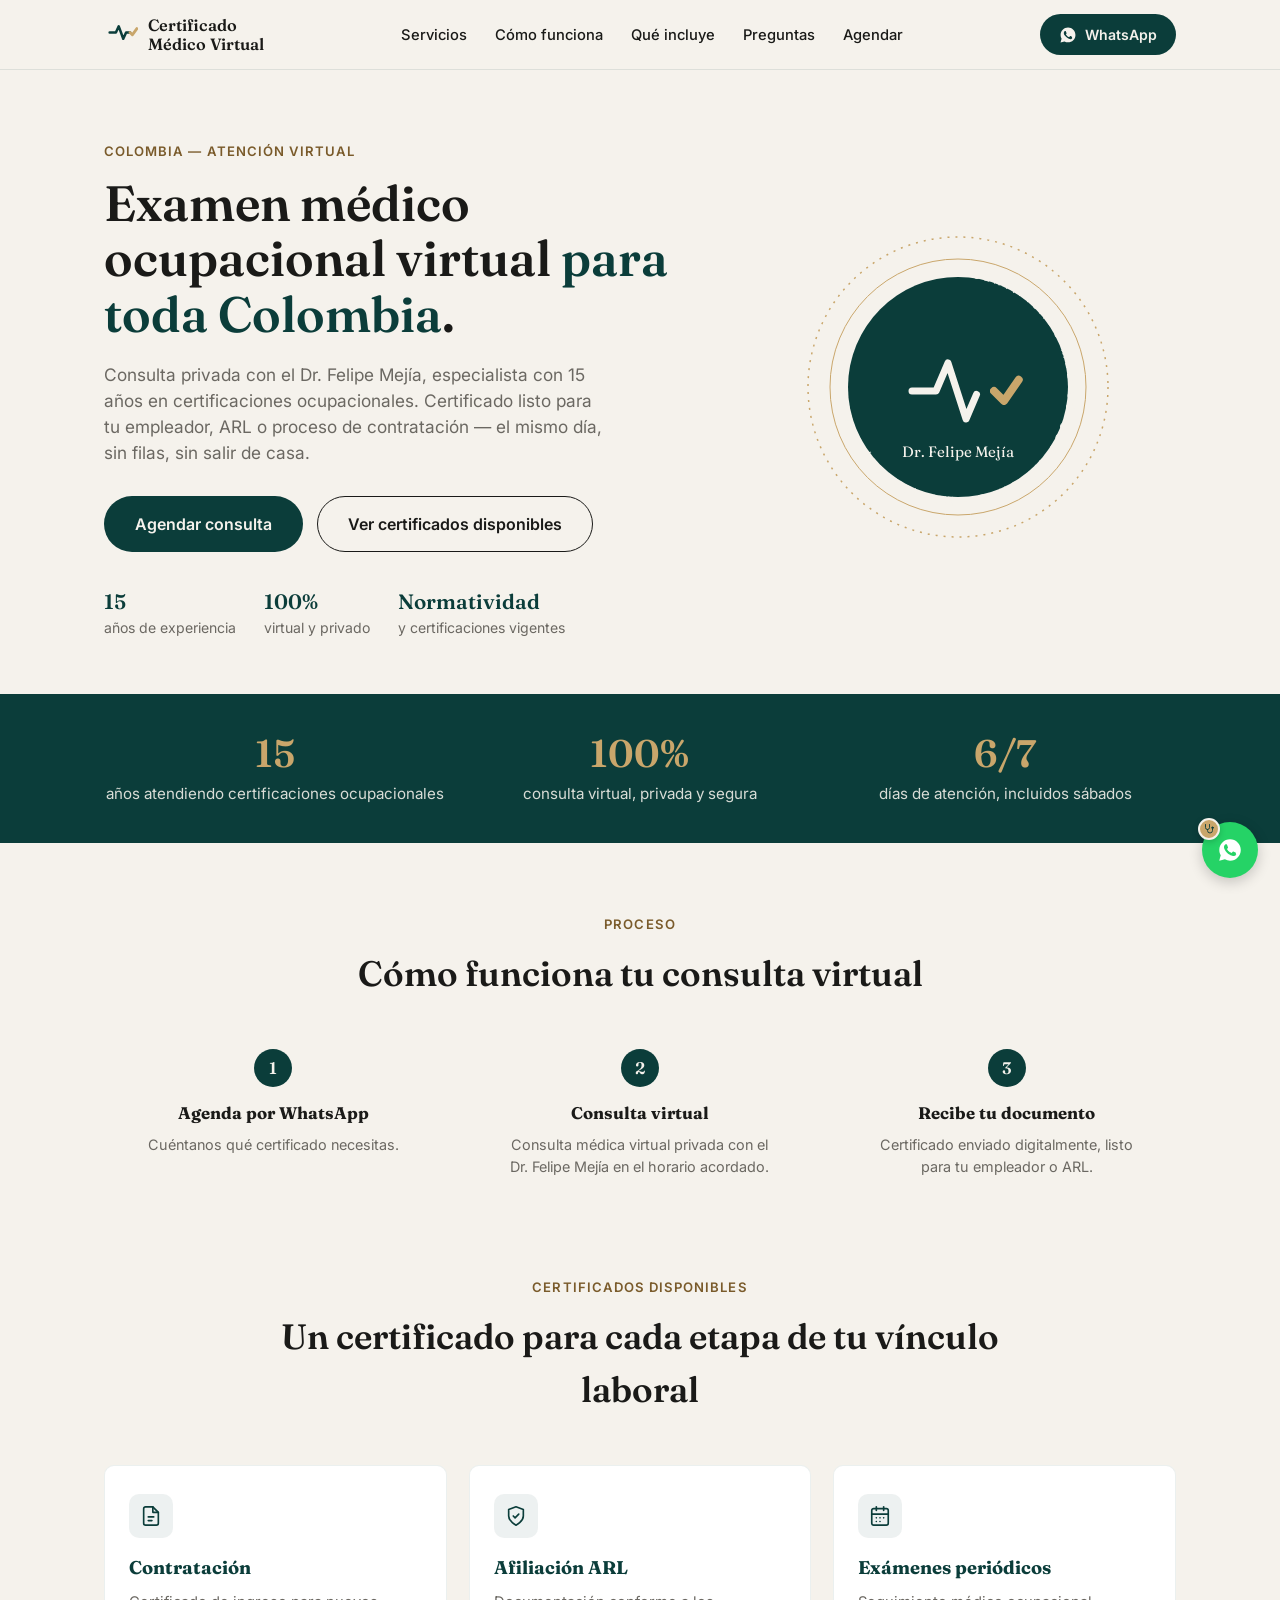
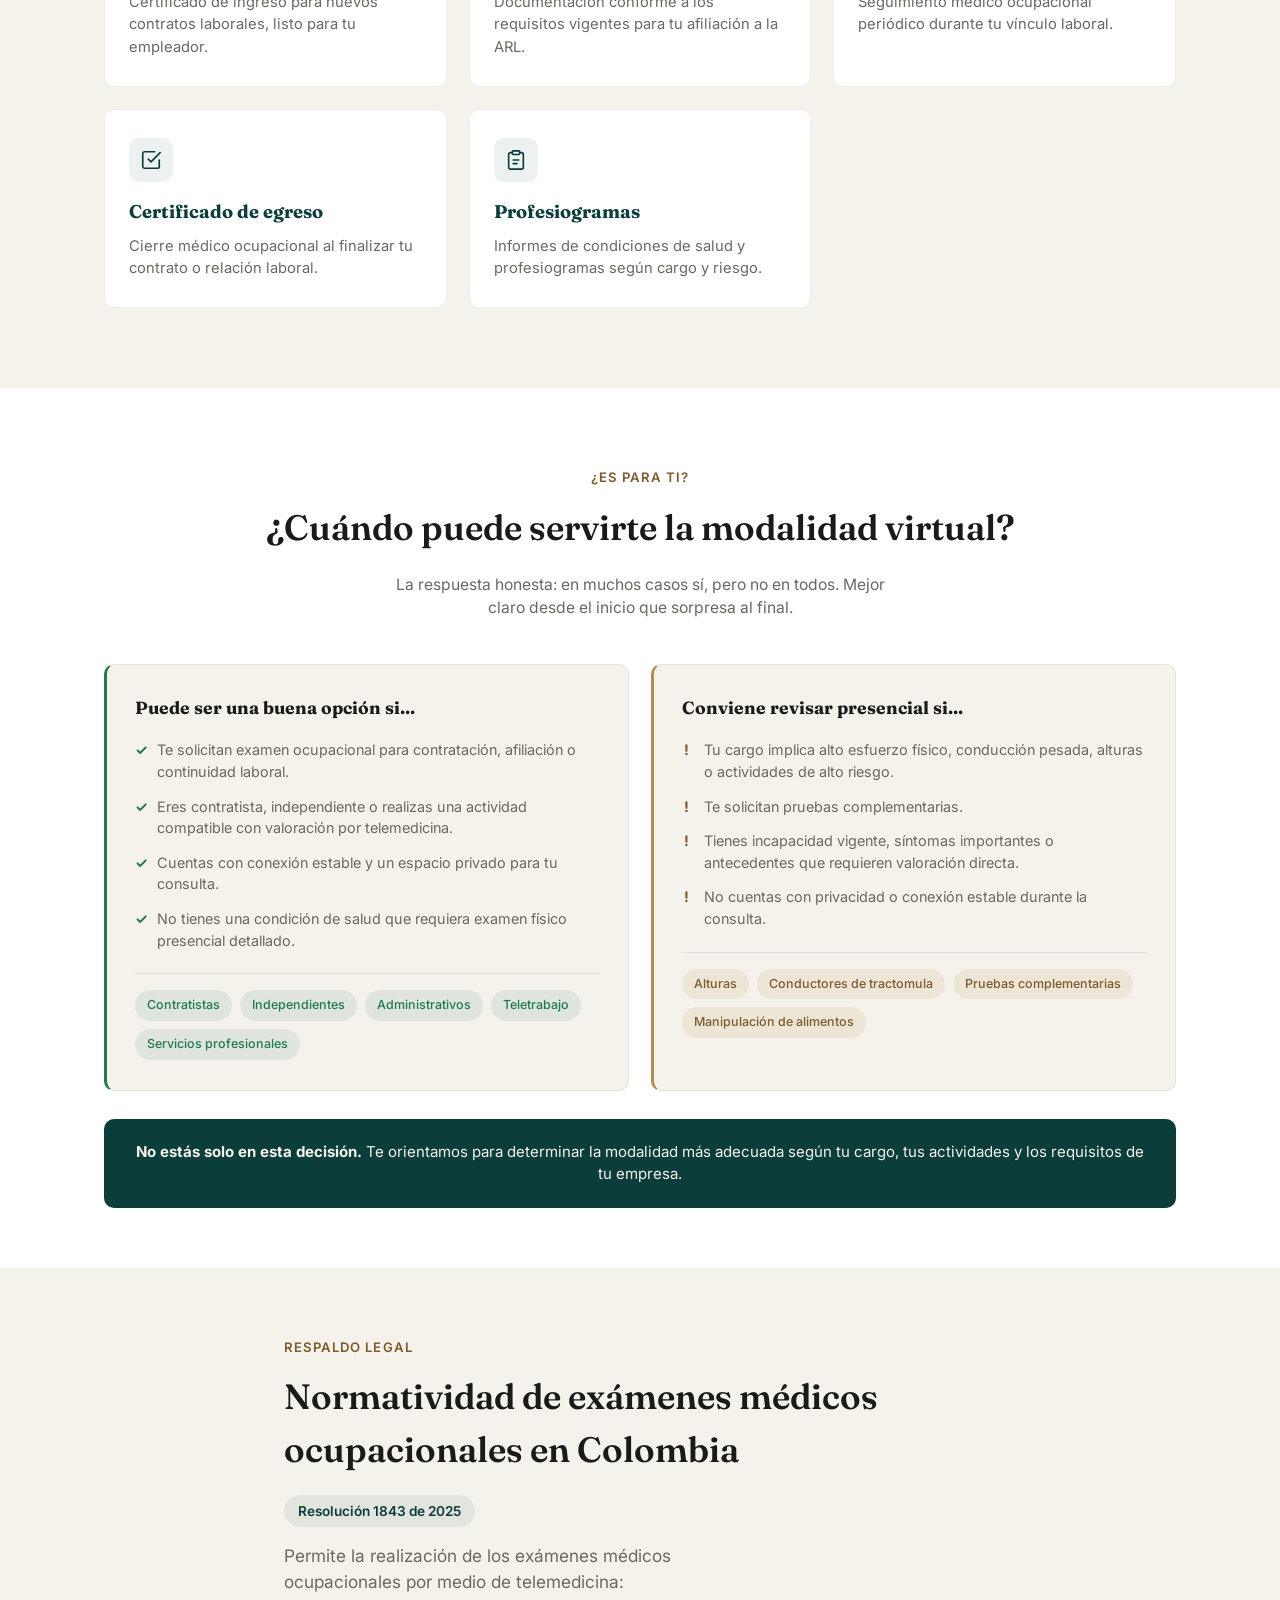
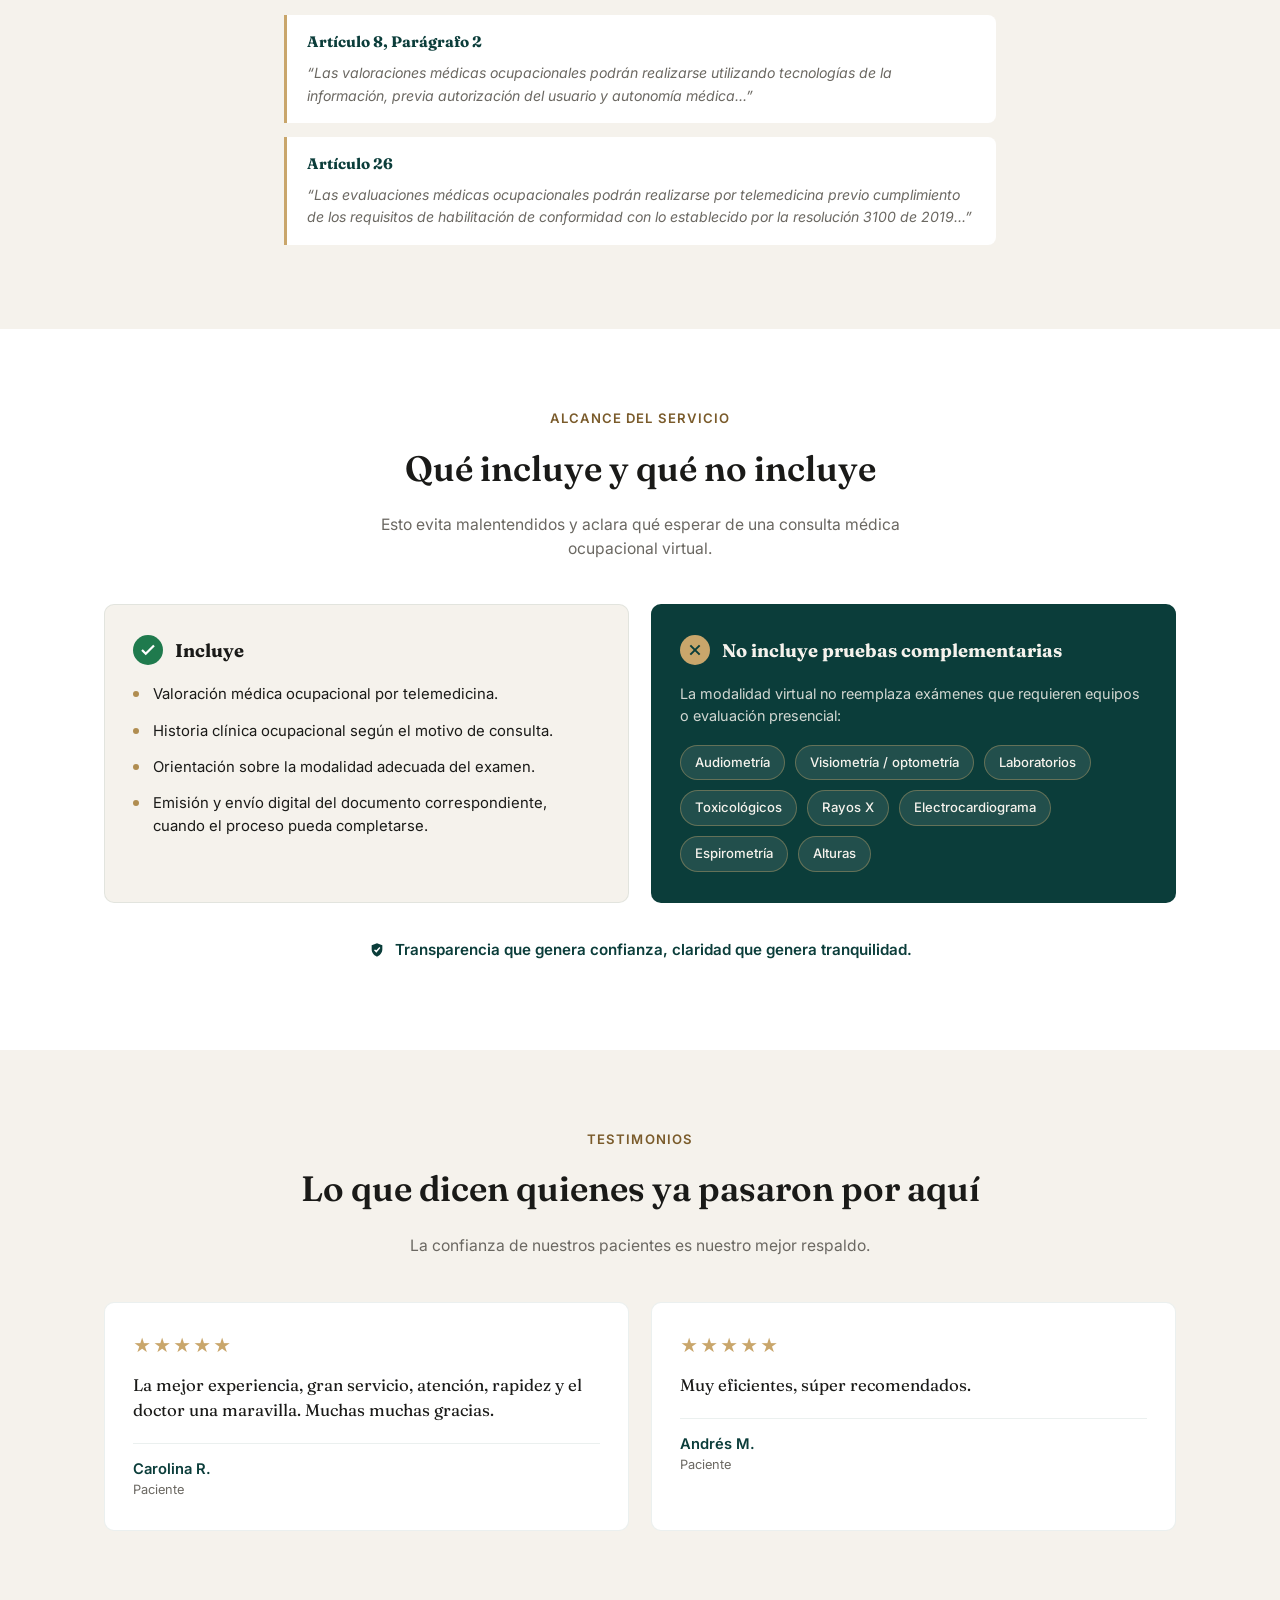
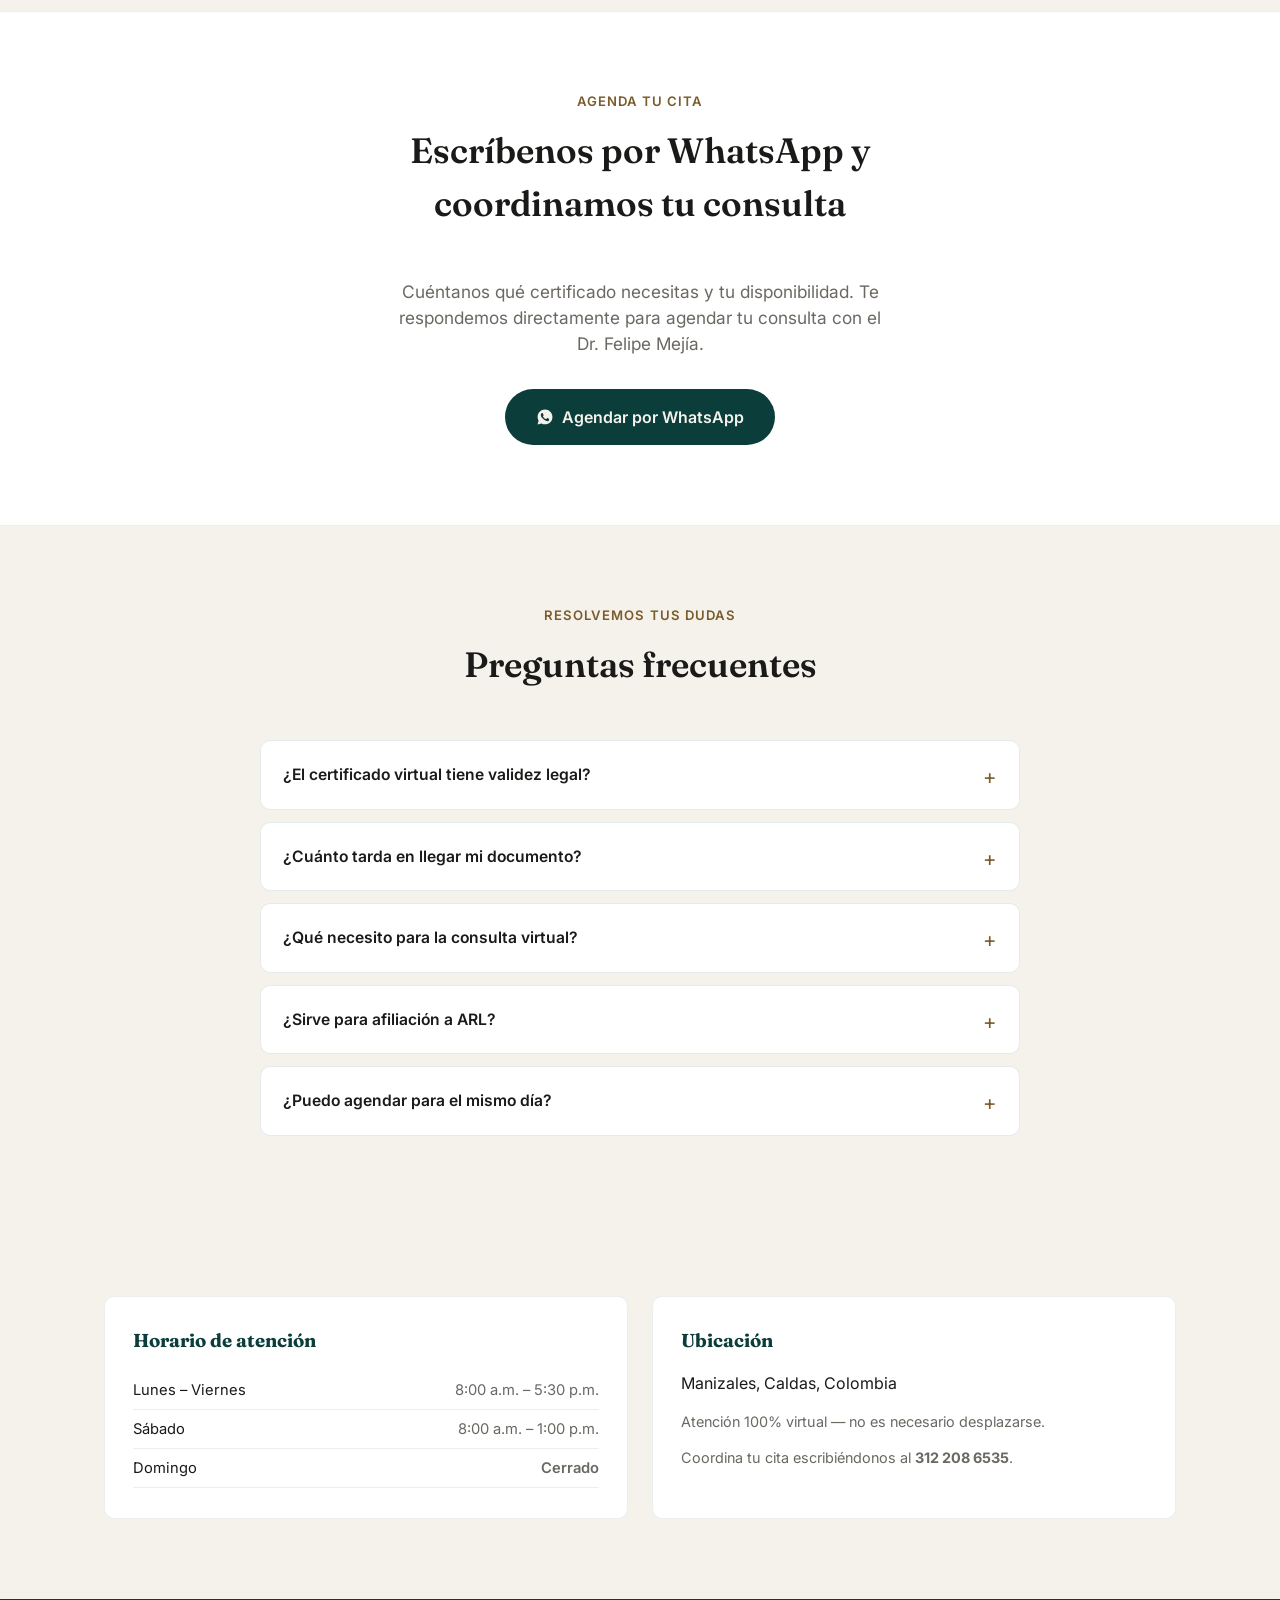
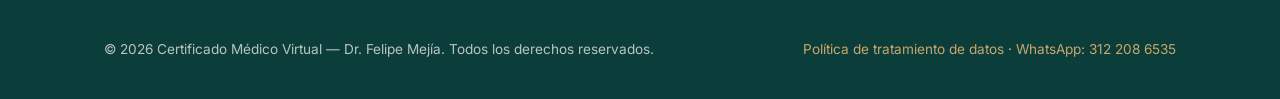
<file: index.html>
<!DOCTYPE html>
<html lang="es">
<head>
<meta charset="UTF-8">
<meta name="viewport" content="width=device-width, initial-scale=1.0">
<title>Examen Médico Ocupacional Virtual en Manizales | Dr. Felipe Mejía</title>
<meta name="description" content="Examen médico ocupacional virtual con médico especialista en Manizales. Certificados para contrato, ARL, ingreso, egreso y exámenes periódicos. Documento el mismo día. Escríbenos ya.">
<meta property="og:title" content="Examen Médico Ocupacional Virtual en Manizales — Dr. Felipe Mejía">
<meta property="og:description" content="Certificados médicos ocupacionales virtuales. Documento el mismo día, sin filas, sin salir de casa. Escríbenos por WhatsApp.">
<meta property="og:type" content="website">
<meta property="og:url" content="https://certificadomedicovirtual.com/">
<meta property="og:image" content="https://certificadomedicovirtual.com/assets/og-image.png">
<meta property="og:image:width" content="1200">
<meta property="og:image:height" content="630">
<meta property="og:locale" content="es_CO">
<meta name="twitter:card" content="summary_large_image">
<meta name="twitter:title" content="Examen Médico Ocupacional Virtual en Manizales — Dr. Felipe Mejía">
<meta name="twitter:description" content="Certificados médicos ocupacionales virtuales. Documento el mismo día, sin filas, sin salir de casa.">
<meta name="twitter:image" content="https://certificadomedicovirtual.com/assets/og-image.png">
<link rel="preconnect" href="https://fonts.googleapis.com">
<link rel="preconnect" href="https://fonts.gstatic.com" crossorigin>
<link href="https://fonts.googleapis.com/css2?family=Fraunces:opsz,wght@9..144,400;9..144,500;9..144,600;9..144,700&family=Inter:wght@400;500;600;700&display=swap" rel="stylesheet">
<link rel="stylesheet" href="styles.css">
<link rel="icon" type="image/svg+xml" href="assets/favicon.svg">
<link rel="canonical" href="https://certificadomedicovirtual.com/">
<script type="application/ld+json">
{
  "@context": "https://schema.org",
  "@type": "MedicalBusiness",
  "name": "Certificado Médico Virtual",
  "image": "https://certificadomedicovirtual.com/assets/og-image.png",
  "url": "https://certificadomedicovirtual.com/",
  "telephone": "+573122086535",
  "priceRange": "$$",
  "address": {
    "@type": "PostalAddress",
    "addressLocality": "Manizales",
    "addressRegion": "Caldas",
    "addressCountry": "CO"
  },
  "openingHoursSpecification": [
    {
      "@type": "OpeningHoursSpecification",
      "dayOfWeek": ["Monday", "Tuesday", "Wednesday", "Thursday", "Friday"],
      "opens": "08:00",
      "closes": "17:30"
    },
    {
      "@type": "OpeningHoursSpecification",
      "dayOfWeek": "Saturday",
      "opens": "08:00",
      "closes": "13:00"
    }
  ],
  "medicalSpecialty": "Occupational Medicine",
  "description": "Certificados médicos ocupacionales virtuales: contratación, afiliación ARL, ingreso, egreso, exámenes periódicos y profesiogramas.",
  "founder": {
    "@type": "Person",
    "name": "Felipe Mejía"
  },
  "aggregateRating": {
    "@type": "AggregateRating",
    "ratingValue": "5",
    "reviewCount": "2"
  },
  "review": [
    {
      "@type": "Review",
      "author": { "@type": "Person", "name": "Carolina R." },
      "reviewRating": { "@type": "Rating", "ratingValue": "5" },
      "reviewBody": "La mejor experiencia, gran servicio, atención, rapidez y el doctor una maravilla."
    },
    {
      "@type": "Review",
      "author": { "@type": "Person", "name": "Andrés M." },
      "reviewRating": { "@type": "Rating", "ratingValue": "5" },
      "reviewBody": "Muy eficientes, súper recomendados."
    }
  ]
}
</script>
<script type="application/ld+json">
{
  "@context": "https://schema.org",
  "@type": "FAQPage",
  "mainEntity": [
    {
      "@type": "Question",
      "name": "¿El certificado médico ocupacional virtual tiene validez legal en Colombia?",
      "acceptedAnswer": {
        "@type": "Answer",
        "text": "Sí. La telemedicina está regulada en Colombia por la Resolución 1843 de 2025 y el certificado tiene la misma validez legal que uno presencial, siempre que el tipo de examen no requiera pruebas físicas complementarias como audiometría, visiometría o laboratorios."
      }
    },
    {
      "@type": "Question",
      "name": "¿Cuánto tarda en llegar el certificado médico ocupacional?",
      "acceptedAnswer": {
        "@type": "Answer",
        "text": "En la mayoría de los casos el certificado se emite el mismo día de la consulta, una vez completada la valoración médica con el Dr. Felipe Mejía."
      }
    },
    {
      "@type": "Question",
      "name": "¿Qué necesito para la consulta médica virtual?",
      "acceptedAnswer": {
        "@type": "Answer",
        "text": "Solo necesitas un celular o computador con conexión a internet estable, un espacio privado y tu documento de identidad a la mano."
      }
    },
    {
      "@type": "Question",
      "name": "¿El examen médico ocupacional virtual sirve para afiliación a ARL?",
      "acceptedAnswer": {
        "@type": "Answer",
        "text": "Sí, es uno de los certificados más solicitados. La modalidad virtual es válida para afiliación a ARL siempre que tu cargo no requiera pruebas complementarias presenciales."
      }
    },
    {
      "@type": "Question",
      "name": "¿Puedo agendar un examen médico ocupacional virtual para el mismo día?",
      "acceptedAnswer": {
        "@type": "Answer",
        "text": "Depende de la disponibilidad del día. Escríbenos por WhatsApp al 312 208 6535 y te confirmamos el horario más próximo disponible."
      }
    }
  ]
}
</script>
</head>
<body>

<a class="skip-link" href="#contenido">Saltar al contenido</a>

<!-- HEADER -->
<header class="site-header">
  <div class="wrap header-inner">
    <a href="#top" class="brand">
      <span class="brand-mark" aria-hidden="true">
        <svg viewBox="0 0 120 120" width="34" height="34">
          <path d="M 20 62 L 42 62 L 52 40 L 68 84 L 78 62 L 92 62"
                fill="none" stroke="#0B3D3A" stroke-width="9" stroke-linecap="round" stroke-linejoin="round"/>
          <path d="M 92 62 L 100 70 L 116 48"
                fill="none" stroke="#C9A66B" stroke-width="10" stroke-linecap="round" stroke-linejoin="round"/>
        </svg>
      </span>
      <span class="brand-text">Certificado<br>Médico Virtual</span>
    </a>
    <nav class="site-nav" id="site-nav" aria-label="Navegación principal">
      <a href="#servicios">Servicios</a>
      <a href="#como-funciona">Cómo funciona</a>
      <a href="#alcance">Qué incluye</a>
      <a href="#preguntas">Preguntas</a>
      <a href="#agendar">Agendar</a>
    </nav>
    <button class="nav-toggle" id="nav-toggle" aria-label="Abrir menú" aria-expanded="false" aria-controls="site-nav">
      <span class="nav-toggle-bar"></span>
      <span class="nav-toggle-bar"></span>
      <span class="nav-toggle-bar"></span>
    </button>
    <a href="https://wa.me/573122086535" class="btn btn-primary btn-header" target="_blank" rel="noopener">
      <svg width="18" height="18" viewBox="0 0 24 24" fill="currentColor" aria-hidden="true"><path d="M12.04 2C6.58 2 2.13 6.45 2.13 11.91c0 1.75.46 3.45 1.32 4.95L2.05 22l5.25-1.38a9.9 9.9 0 0 0 4.74 1.21h.01c5.46 0 9.9-4.45 9.9-9.91C21.96 6.45 17.5 2 12.04 2zm5.8 14.13c-.24.68-1.4 1.3-1.93 1.38-.5.08-1.12.11-1.8-.11a15 15 0 0 1-1.62-.6c-2.86-1.24-4.72-4.13-4.87-4.32-.14-.2-1.17-1.55-1.17-2.96s.72-2.1.98-2.39c.24-.27.53-.33.71-.33h.5c.16 0 .38-.03.58.44.24.56.8 1.95.87 2.09.07.15.11.31.02.5-.09.19-.14.31-.27.47-.14.16-.29.36-.42.48-.14.13-.28.28-.12.55.16.27.72 1.19 1.55 1.93 1.06.95 1.96 1.24 2.23 1.38.27.14.43.11.6-.07.16-.19.68-.79.87-1.06.18-.27.36-.22.6-.13.24.09 1.55.73 1.82.86.27.14.44.2.5.32.08.13.08.71-.16 1.39z"/></svg>
      WhatsApp
    </a>
  </div>
</header>

<main id="contenido">

  <!-- HERO -->
  <section class="hero" id="top">
    <div class="wrap hero-inner">
      <div class="hero-copy">
        <p class="eyebrow">Colombia — Atención virtual</p>
        <h1>Examen médico ocupacional virtual <span class="highlight">para toda Colombia</span>.</h1>
        <p class="hero-sub">Consulta privada con el Dr. Felipe Mejía, especialista con 15 años en certificaciones ocupacionales. Certificado listo para tu empleador, ARL o proceso de contratación — el mismo día, sin filas, sin salir de casa.</p>
        <div class="hero-actions">
          <a href="#agendar" class="btn btn-primary btn-lg">Agendar consulta</a>
          <a href="#servicios" class="btn btn-ghost btn-lg">Ver certificados disponibles</a>
        </div>
        <ul class="hero-trust">
          <li><strong>15</strong> años de experiencia</li>
          <li><strong>100%</strong> virtual y privado</li>
          <li><strong>Normatividad</strong> y certificaciones vigentes</li>
        </ul>
      </div>
      <div class="hero-seal" aria-hidden="true">
        <svg viewBox="0 0 320 320" width="100%" height="100%">
          <circle class="seal-ring seal-ring-1" cx="160" cy="160" r="150" fill="none" stroke="#C9A66B" stroke-width="1.5" stroke-dasharray="2 6"/>
          <circle class="seal-ring seal-ring-2" cx="160" cy="160" r="128" fill="none" stroke="#C9A66B" stroke-width="1"/>
          <circle class="seal-ring seal-ring-3" cx="160" cy="160" r="110" fill="#0B3D3A"/>
          <path id="sealtext" d="M 160,50 A 110,110 0 1 1 159,50" fill="none"/>
          <text class="seal-orbit-text" font-family="Inter, sans-serif" font-size="11.5" letter-spacing="3.5" fill="#F5F2EC">
            <textPath href="#sealtext" startOffset="2%">CERTIFICADO MÉDICO OCUPACIONAL · MANIZALES, COLOMBIA ·</textPath>
          </text>
          <g transform="translate(160,158)">
            <path id="pulseLine" class="pulse-draw" d="M -46 6 L -22 6 L -10 -22 L 8 34 L 20 6 L 36 6"
                  fill="none" stroke="#F5F2EC" stroke-width="7" stroke-linecap="round" stroke-linejoin="round"/>
            <path id="pulseCheck" class="pulse-draw pulse-draw-delay" d="M 36 6 L 46 16 L 64 -10"
                  fill="none" stroke="#C9A66B" stroke-width="8" stroke-linecap="round" stroke-linejoin="round"/>
          </g>
          <text class="seal-name" x="160" y="230" text-anchor="middle" font-family="Fraunces, serif" font-size="15" fill="#F5F2EC">Dr. Felipe Mejía</text>
        </svg>
      </div>
    </div>
  </section>

  <!-- FRANJA DE CONFIANZA -->
  <section class="trust-strip">
    <div class="wrap trust-grid">
      <div class="trust-item">
        <span class="trust-num" data-count-to="15">0</span>
        <span class="trust-label">años atendiendo certificaciones ocupacionales</span>
      </div>
      <div class="trust-item">
        <span class="trust-num">100%</span>
        <span class="trust-label">consulta virtual, privada y segura</span>
      </div>
      <div class="trust-item">
        <span class="trust-num">6/7</span>
        <span class="trust-label">días de atención, incluidos sábados</span>
      </div>
    </div>
  </section>

  <!-- CÓMO FUNCIONA -->
  <section class="how" id="como-funciona">
    <div class="wrap">
      <p class="eyebrow eyebrow-center">Proceso</p>
      <h2 class="section-title">Cómo funciona tu consulta virtual</h2>
      <div class="how-grid">
        <div class="how-step">
          <span class="how-num">1</span>
          <h3>Agenda por WhatsApp</h3>
          <p>Cuéntanos qué certificado necesitas.</p>
        </div>
        <div class="how-step">
          <span class="how-num">2</span>
          <h3>Consulta virtual</h3>
          <p>Consulta médica virtual privada con el Dr. Felipe Mejía en el horario acordado.</p>
        </div>
        <div class="how-step">
          <span class="how-num">3</span>
          <h3>Recibe tu documento</h3>
          <p>Certificado enviado digitalmente, listo para tu empleador o ARL.</p>
        </div>
      </div>
    </div>
  </section>

  <!-- SERVICIOS -->
  <section class="services" id="servicios">
    <div class="wrap">
      <p class="eyebrow eyebrow-center">Certificados disponibles</p>
      <h2 class="section-title">Un certificado para cada etapa de tu vínculo laboral</h2>
      <div class="services-grid">
        <article class="service-card reveal">
          <span class="service-icon" aria-hidden="true">
            <svg width="22" height="22" viewBox="0 0 24 24" fill="none" stroke="currentColor" stroke-width="1.8" stroke-linecap="round" stroke-linejoin="round"><path d="M14 2H6a2 2 0 0 0-2 2v16a2 2 0 0 0 2 2h12a2 2 0 0 0 2-2V8z"/><polyline points="14 2 14 8 20 8"/><line x1="9" y1="13" x2="15" y2="13"/><line x1="9" y1="17" x2="13" y2="17"/></svg>
          </span>
          <h3>Contratación</h3>
          <p>Certificado de ingreso para nuevos contratos laborales, listo para tu empleador.</p>
        </article>
        <article class="service-card reveal">
          <span class="service-icon" aria-hidden="true">
            <svg width="22" height="22" viewBox="0 0 24 24" fill="none" stroke="currentColor" stroke-width="1.8" stroke-linecap="round" stroke-linejoin="round"><path d="M12 22s8-4 8-10V5l-8-3-8 3v7c0 6 8 10 8 10z"/><polyline points="9 12 11 14 15 10"/></svg>
          </span>
          <h3>Afiliación ARL</h3>
          <p>Documentación conforme a los requisitos vigentes para tu afiliación a la ARL.</p>
        </article>
        <article class="service-card reveal">
          <span class="service-icon" aria-hidden="true">
            <svg width="22" height="22" viewBox="0 0 24 24" fill="none" stroke="currentColor" stroke-width="1.8" stroke-linecap="round" stroke-linejoin="round"><rect x="3" y="4" width="18" height="18" rx="2"/><line x1="16" y1="2" x2="16" y2="6"/><line x1="8" y1="2" x2="8" y2="6"/><line x1="3" y1="10" x2="21" y2="10"/><path d="M8 14h.01M12 14h.01M16 14h.01M8 18h.01M12 18h.01"/></svg>
          </span>
          <h3>Exámenes periódicos</h3>
          <p>Seguimiento médico ocupacional periódico durante tu vínculo laboral.</p>
        </article>
        <article class="service-card reveal">
          <span class="service-icon" aria-hidden="true">
            <svg width="22" height="22" viewBox="0 0 24 24" fill="none" stroke="currentColor" stroke-width="1.8" stroke-linecap="round" stroke-linejoin="round"><polyline points="9 11 12 14 22 4"/><path d="M21 12v7a2 2 0 0 1-2 2H5a2 2 0 0 1-2-2V5a2 2 0 0 1 2-2h11"/></svg>
          </span>
          <h3>Certificado de egreso</h3>
          <p>Cierre médico ocupacional al finalizar tu contrato o relación laboral.</p>
        </article>
        <article class="service-card reveal">
          <span class="service-icon" aria-hidden="true">
            <svg width="22" height="22" viewBox="0 0 24 24" fill="none" stroke="currentColor" stroke-width="1.8" stroke-linecap="round" stroke-linejoin="round"><path d="M16 4h2a2 2 0 0 1 2 2v14a2 2 0 0 1-2 2H6a2 2 0 0 1-2-2V6a2 2 0 0 1 2-2h2"/><rect x="8" y="2" width="8" height="4" rx="1"/><path d="M9 12h6M9 16h4"/></svg>
          </span>
          <h3>Profesiogramas</h3>
          <p>Informes de condiciones de salud y profesiogramas según cargo y riesgo.</p>
        </article>
      </div>
    </div>
  </section>
  <!-- CUÁNDO SIRVE LA MODALIDAD VIRTUAL -->
  <section class="fit">
    <div class="wrap">
      <p class="eyebrow eyebrow-center">¿Es para ti?</p>
      <h2 class="section-title">¿Cuándo puede servirte la modalidad virtual?</h2>
      <p class="scope-sub">La respuesta honesta: en muchos casos sí, pero no en todos. Mejor claro desde el inicio que sorpresa al final.</p>

      <div class="fit-grid">
        <div class="fit-card fit-yes">
          <h3>Puede ser una buena opción si...</h3>
          <ul class="fit-list">
            <li>Te solicitan examen ocupacional para contratación, afiliación o continuidad laboral.</li>
            <li>Eres contratista, independiente o realizas una actividad compatible con valoración por telemedicina.</li>
            <li>Cuentas con conexión estable y un espacio privado para tu consulta.</li>
            <li>No tienes una condición de salud que requiera examen físico presencial detallado.</li>
          </ul>
          <div class="fit-tags">
            <span class="tag tag-yes">Contratistas</span>
            <span class="tag tag-yes">Independientes</span>
            <span class="tag tag-yes">Administrativos</span>
            <span class="tag tag-yes">Teletrabajo</span>
            <span class="tag tag-yes">Servicios profesionales</span>
          </div>
        </div>

        <div class="fit-card fit-no">
          <h3>Conviene revisar presencial si...</h3>
          <ul class="fit-list">
            <li>Tu cargo implica alto esfuerzo físico, conducción pesada, alturas o actividades de alto riesgo.</li>
            <li>Te solicitan pruebas complementarias.</li>
            <li>Tienes incapacidad vigente, síntomas importantes o antecedentes que requieren valoración directa.</li>
            <li>No cuentas con privacidad o conexión estable durante la consulta.</li>
          </ul>
          <div class="fit-tags">
            <span class="tag tag-no">Alturas</span>
            <span class="tag tag-no">Conductores de tractomula</span>
            <span class="tag tag-no">Pruebas complementarias</span>
            <span class="tag tag-no">Manipulación de alimentos</span>
          </div>
        </div>
      </div>

      <div class="fit-note">
        <p><strong>No estás solo en esta decisión.</strong> Te orientamos para determinar la modalidad más adecuada según tu cargo, tus actividades y los requisitos de tu empresa.</p>
      </div>
    </div>
  </section>

  <!-- NORMATIVIDAD -->
  <section class="law">
    <div class="wrap law-inner">
      <div class="law-copy">
        <p class="eyebrow">Respaldo legal</p>
        <h2 class="section-title" style="text-align:left; margin-bottom:18px;">Normatividad de exámenes médicos ocupacionales en Colombia</h2>
        <p class="law-ref">Resolución 1843 de 2025</p>
        <p class="hero-sub" style="margin-bottom:20px;">Permite la realización de los exámenes médicos ocupacionales por medio de telemedicina:</p>
        <div class="law-article">
          <h3>Artículo 8, Parágrafo 2</h3>
          <p>“Las valoraciones médicas ocupacionales podrán realizarse utilizando tecnologías de la información, previa autorización del usuario y autonomía médica...”</p>
        </div>
        <div class="law-article">
          <h3>Artículo 26</h3>
          <p>“Las evaluaciones médicas ocupacionales podrán realizarse por telemedicina previo cumplimiento de los requisitos de habilitación de conformidad con lo establecido por la resolución 3100 de 2019...”</p>
        </div>
      </div>
    </div>
  </section>

  <section class="scope" id="alcance">
    <div class="wrap">
      <p class="eyebrow eyebrow-center">Alcance del servicio</p>
      <h2 class="section-title">Qué incluye y qué no incluye</h2>
      <p class="scope-sub">Esto evita malentendidos y aclara qué esperar de una consulta médica ocupacional virtual.</p>

      <div class="scope-grid">
        <div class="scope-card scope-include">
          <div class="scope-head">
            <span class="scope-icon scope-icon-yes" aria-hidden="true">
              <svg width="18" height="18" viewBox="0 0 24 24" fill="none" stroke="currentColor" stroke-width="3"><path d="M4 12l5 5L20 6"/></svg>
            </span>
            <h3>Incluye</h3>
          </div>
          <ul class="scope-list">
            <li>Valoración médica ocupacional por telemedicina.</li>
            <li>Historia clínica ocupacional según el motivo de consulta.</li>
            <li>Orientación sobre la modalidad adecuada del examen.</li>
            <li>Emisión y envío digital del documento correspondiente, cuando el proceso pueda completarse.</li>
          </ul>
        </div>

        <div class="scope-card scope-exclude">
          <div class="scope-head">
            <span class="scope-icon scope-icon-no" aria-hidden="true">
              <svg width="16" height="16" viewBox="0 0 24 24" fill="none" stroke="currentColor" stroke-width="3"><path d="M5 5l14 14M19 5L5 19"/></svg>
            </span>
            <h3>No incluye pruebas complementarias</h3>
          </div>
          <p class="scope-note">La modalidad virtual no reemplaza exámenes que requieren equipos o evaluación presencial:</p>
          <div class="scope-pills">
            <span class="pill">Audiometría</span>
            <span class="pill">Visiometría / optometría</span>
            <span class="pill">Laboratorios</span>
            <span class="pill">Toxicológicos</span>
            <span class="pill">Rayos X</span>
            <span class="pill">Electrocardiograma</span>
            <span class="pill">Espirometría</span>
            <span class="pill">Alturas</span>
          </div>
        </div>
      </div>

      <p class="scope-footer">
        <svg width="16" height="16" viewBox="0 0 24 24" fill="currentColor" aria-hidden="true"><path d="M12 2L4 5v6c0 5.25 3.5 9.5 8 11 4.5-1.5 8-5.75 8-11V5l-8-3zm-1 14l-3.5-3.5 1.4-1.4L11 12.2l4.6-4.6 1.4 1.4L11 16z"/></svg>
        Transparencia que genera confianza, claridad que genera tranquilidad.
      </p>
    </div>
  </section>

  <!-- TESTIMONIOS -->
  <section class="testimonials">
    <div class="wrap">
      <p class="eyebrow eyebrow-center">Testimonios</p>
      <h2 class="section-title">Lo que dicen quienes ya pasaron por aquí</h2>
      <p class="scope-sub">La confianza de nuestros pacientes es nuestro mejor respaldo.</p>

      <div class="testimonial-grid">
        <figure class="testimonial-card">
          <div class="stars" aria-label="5 de 5 estrellas">★★★★★</div>
          <blockquote>La mejor experiencia, gran servicio, atención, rapidez y el doctor una maravilla. Muchas muchas gracias.</blockquote>
          <figcaption>
            <span class="t-name">Carolina R.</span>
            <span class="t-role">Paciente</span>
          </figcaption>
        </figure>
        <figure class="testimonial-card">
          <div class="stars" aria-label="5 de 5 estrellas">★★★★★</div>
          <blockquote>Muy eficientes, súper recomendados.</blockquote>
          <figcaption>
            <span class="t-name">Andrés M.</span>
            <span class="t-role">Paciente</span>
          </figcaption>
        </figure>
      </div>
    </div>
  </section>

  <!-- AGENDAMIENTO -->
  <section class="booking" id="agendar">
    <div class="wrap booking-cta">
      <p class="eyebrow eyebrow-center">Agenda tu cita</p>
      <h2 class="section-title">Escríbenos por WhatsApp y coordinamos tu consulta</h2>
      <p class="hero-sub booking-sub">Cuéntanos qué certificado necesitas y tu disponibilidad. Te respondemos directamente para agendar tu consulta con el Dr. Felipe Mejía.</p>
      <a href="https://wa.me/573122086535?text=Hola%2C%20quiero%20agendar%20un%20certificado%20m%C3%A9dico%20ocupacional." class="btn btn-primary btn-lg" target="_blank" rel="noopener">
        <svg width="18" height="18" viewBox="0 0 24 24" fill="currentColor" aria-hidden="true"><path d="M12.04 2C6.58 2 2.13 6.45 2.13 11.91c0 1.75.46 3.45 1.32 4.95L2.05 22l5.25-1.38a9.9 9.9 0 0 0 4.74 1.21h.01c5.46 0 9.9-4.45 9.9-9.91C21.96 6.45 17.5 2 12.04 2zm5.8 14.13c-.24.68-1.4 1.3-1.93 1.38-.5.08-1.12.11-1.8-.11a15 15 0 0 1-1.62-.6c-2.86-1.24-4.72-4.13-4.87-4.32-.14-.2-1.17-1.55-1.17-2.96s.72-2.1.98-2.39c.24-.27.53-.33.71-.33h.5c.16 0 .38-.03.58.44.24.56.8 1.95.87 2.09.07.15.11.31.02.5-.09.19-.14.31-.27.47-.14.16-.29.36-.42.48-.14.13-.28.28-.12.55.16.27.72 1.19 1.55 1.93 1.06.95 1.96 1.24 2.23 1.38.27.14.43.11.6-.07.16-.19.68-.79.87-1.06.18-.27.36-.22.6-.13.24.09 1.55.73 1.82.86.27.14.44.2.5.32.08.13.08.71-.16 1.39z"/></svg>
        Agendar por WhatsApp
      </a>
    </div>
  </section>

  <!-- PREGUNTAS FRECUENTES -->
  <section class="faq" id="preguntas">
    <div class="wrap">
      <p class="eyebrow eyebrow-center">Resolvemos tus dudas</p>
      <h2 class="section-title">Preguntas frecuentes</h2>
      <div class="faq-list">
        <details class="faq-item">
          <summary>¿El certificado virtual tiene validez legal?</summary>
          <p>Sí. La telemedicina está regulada en Colombia y el certificado tiene la misma validez que uno presencial, siempre que el tipo de examen no requiera pruebas físicas complementarias (ver sección "Qué incluye y qué no incluye").</p>
        </details>
        <details class="faq-item">
          <summary>¿Cuánto tarda en llegar mi documento?</summary>
          <p>En la mayoría de los casos el documento se emite el mismo día de la consulta, una vez completada la valoración médica.</p>
        </details>
        <details class="faq-item">
          <summary>¿Qué necesito para la consulta virtual?</summary>
          <p>Solo un celular o computador con conexión a internet estable, un espacio privado y tu documento de identidad a la mano.</p>
        </details>
        <details class="faq-item">
          <summary>¿Sirve para afiliación a ARL?</summary>
          <p>Sí, es uno de los certificados más solicitados. Escríbenos por WhatsApp para confirmar el tipo exacto que exige tu ARL o empleador.</p>
        </details>
        <details class="faq-item">
          <summary>¿Puedo agendar para el mismo día?</summary>
          <p>Depende de la disponibilidad. Escríbenos por WhatsApp y te confirmamos el horario más próximo.</p>
        </details>
      </div>
    </div>
  </section>

  <!-- HORARIOS + UBICACIÓN -->
  <section class="hours" id="horarios">
    <div class="wrap hours-inner">
      <div class="hours-card">
        <h3>Horario de atención</h3>
        <table class="hours-table">
          <tr><td>Lunes – Viernes</td><td>8:00 a.m. – 5:30 p.m.</td></tr>
          <tr><td>Sábado</td><td>8:00 a.m. – 1:00 p.m.</td></tr>
          <tr><td>Domingo</td><td class="closed">Cerrado</td></tr>
        </table>
      </div>
      <div class="hours-card">
        <h3>Ubicación</h3>
        <p>Manizales, Caldas, Colombia</p>
        <p class="muted">Atención 100% virtual — no es necesario desplazarse.</p>
        <p class="muted">Coordina tu cita escribiéndonos al <strong>312 208 6535</strong>.</p>
      </div>
    </div>
  </section>

</main>

<!-- FOOTER -->
<footer class="site-footer">
  <div class="wrap footer-inner">
    <p>&copy; 2026 Certificado Médico Virtual — Dr. Felipe Mejía. Todos los derechos reservados.</p>
    <p><a href="politica-de-privacidad.html">Política de tratamiento de datos</a> · <a href="https://wa.me/573122086535" target="_blank" rel="noopener">WhatsApp: 312 208 6535</a></p>
  </div>
</footer>

<a href="https://wa.me/573122086535" class="whatsapp-float" target="_blank" rel="noopener" aria-label="Escríbenos por WhatsApp">
  <svg width="26" height="26" viewBox="0 0 24 24" fill="currentColor" aria-hidden="true"><path d="M12.04 2C6.58 2 2.13 6.45 2.13 11.91c0 1.75.46 3.45 1.32 4.95L2.05 22l5.25-1.38a9.9 9.9 0 0 0 4.74 1.21h.01c5.46 0 9.9-4.45 9.9-9.91C21.96 6.45 17.5 2 12.04 2zm5.8 14.13c-.24.68-1.4 1.3-1.93 1.38-.5.08-1.12.11-1.8-.11a15 15 0 0 1-1.62-.6c-2.86-1.24-4.72-4.13-4.87-4.32-.14-.2-1.17-1.55-1.17-2.96s.72-2.1.98-2.39c.24-.27.53-.33.71-.33h.5c.16 0 .38-.03.58.44.24.56.8 1.95.87 2.09.07.15.11.31.02.5-.09.19-.14.31-.27.47-.14.16-.29.36-.42.48-.14.13-.28.28-.12.55.16.27.72 1.19 1.55 1.93 1.06.95 1.96 1.24 2.23 1.38.27.14.43.11.6-.07.16-.19.68-.79.87-1.06.18-.27.36-.22.6-.13.24.09 1.55.73 1.82.86.27.14.44.2.5.32.08.13.08.71-.16 1.39z"/></svg>
  <span class="whatsapp-float-badge" aria-hidden="true">
    <svg width="100%" height="100%" viewBox="0 0 24 24" fill="none" stroke="#0B3D3A" stroke-width="1.8" stroke-linecap="round" stroke-linejoin="round">
      <path d="M5 3v6a4 4 0 0 0 8 0V3"/>
      <path d="M9 13v2a5 5 0 0 0 10 0v-2.5"/>
      <circle cx="19" cy="9.5" r="1.6" fill="#0B3D3A"/>
    </svg>
  </span>
</a>

<script src="script.js"></script>

</body>
</html>
</file>
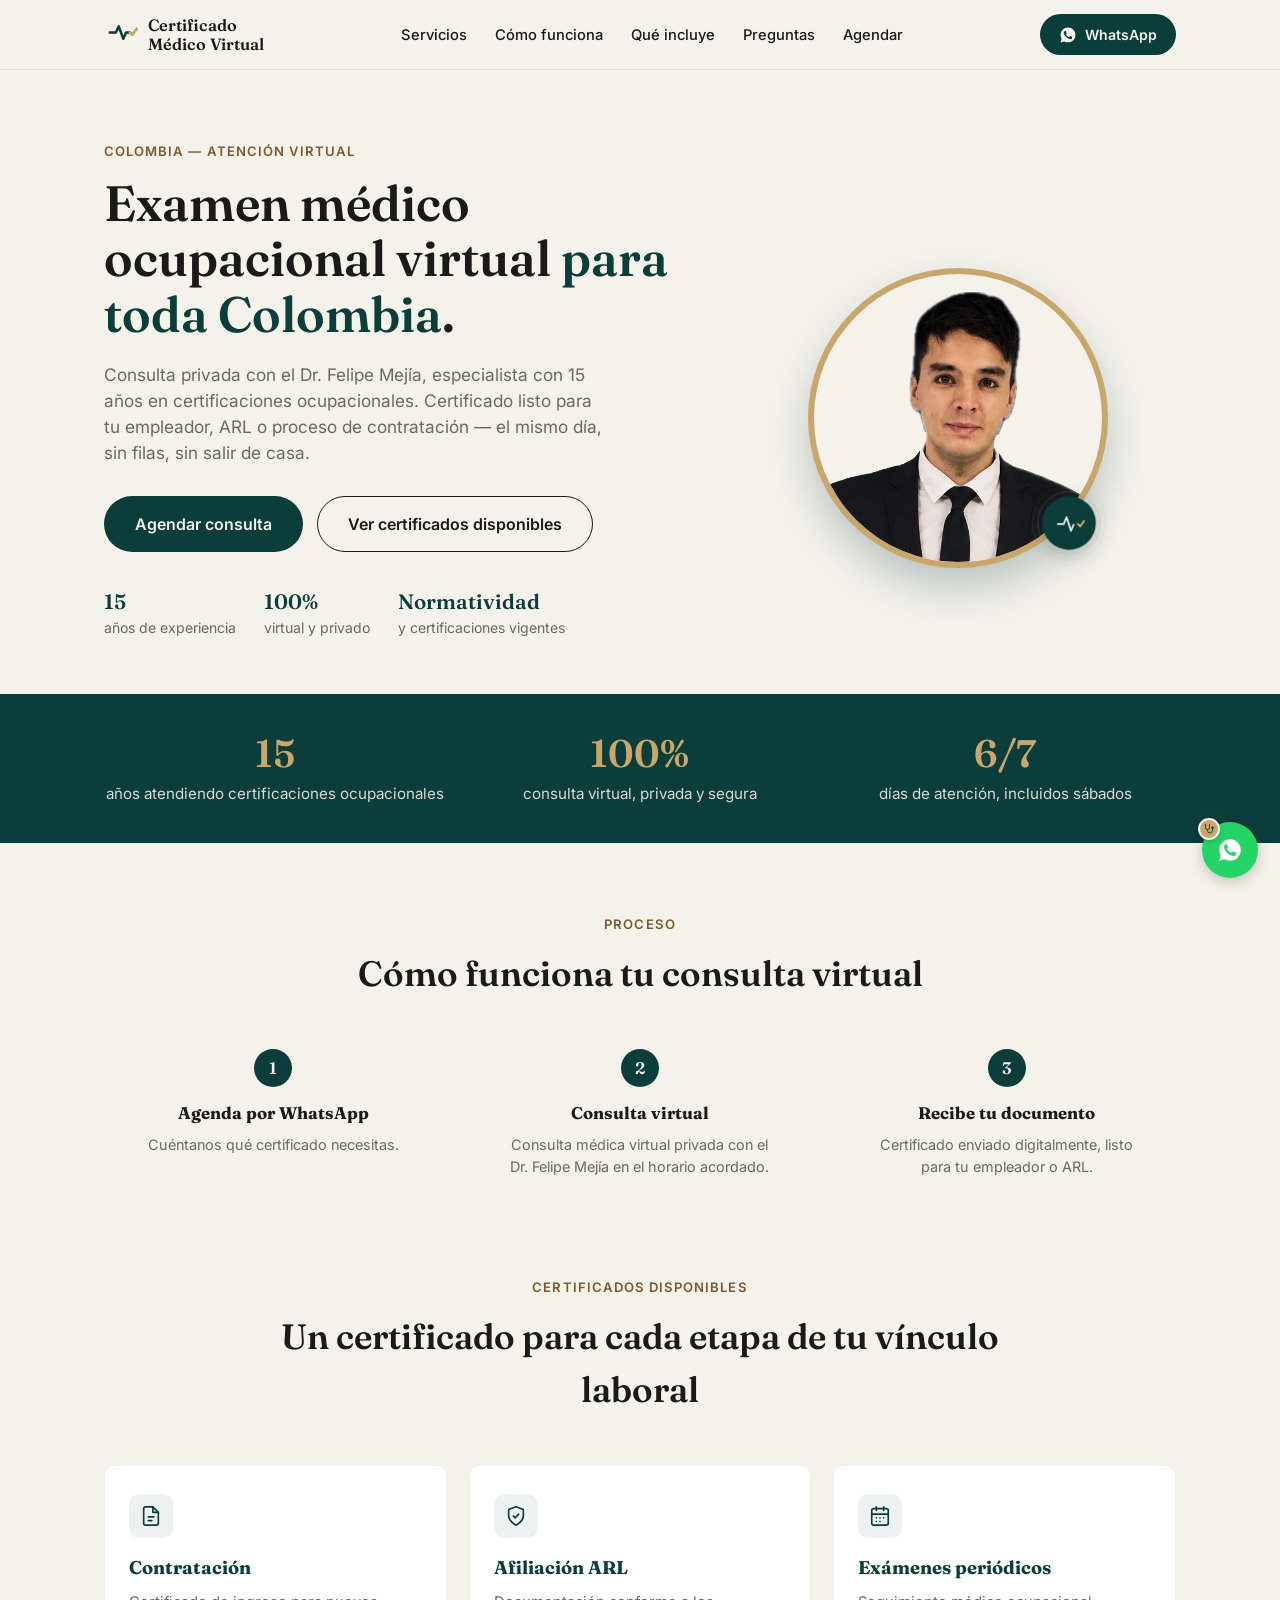
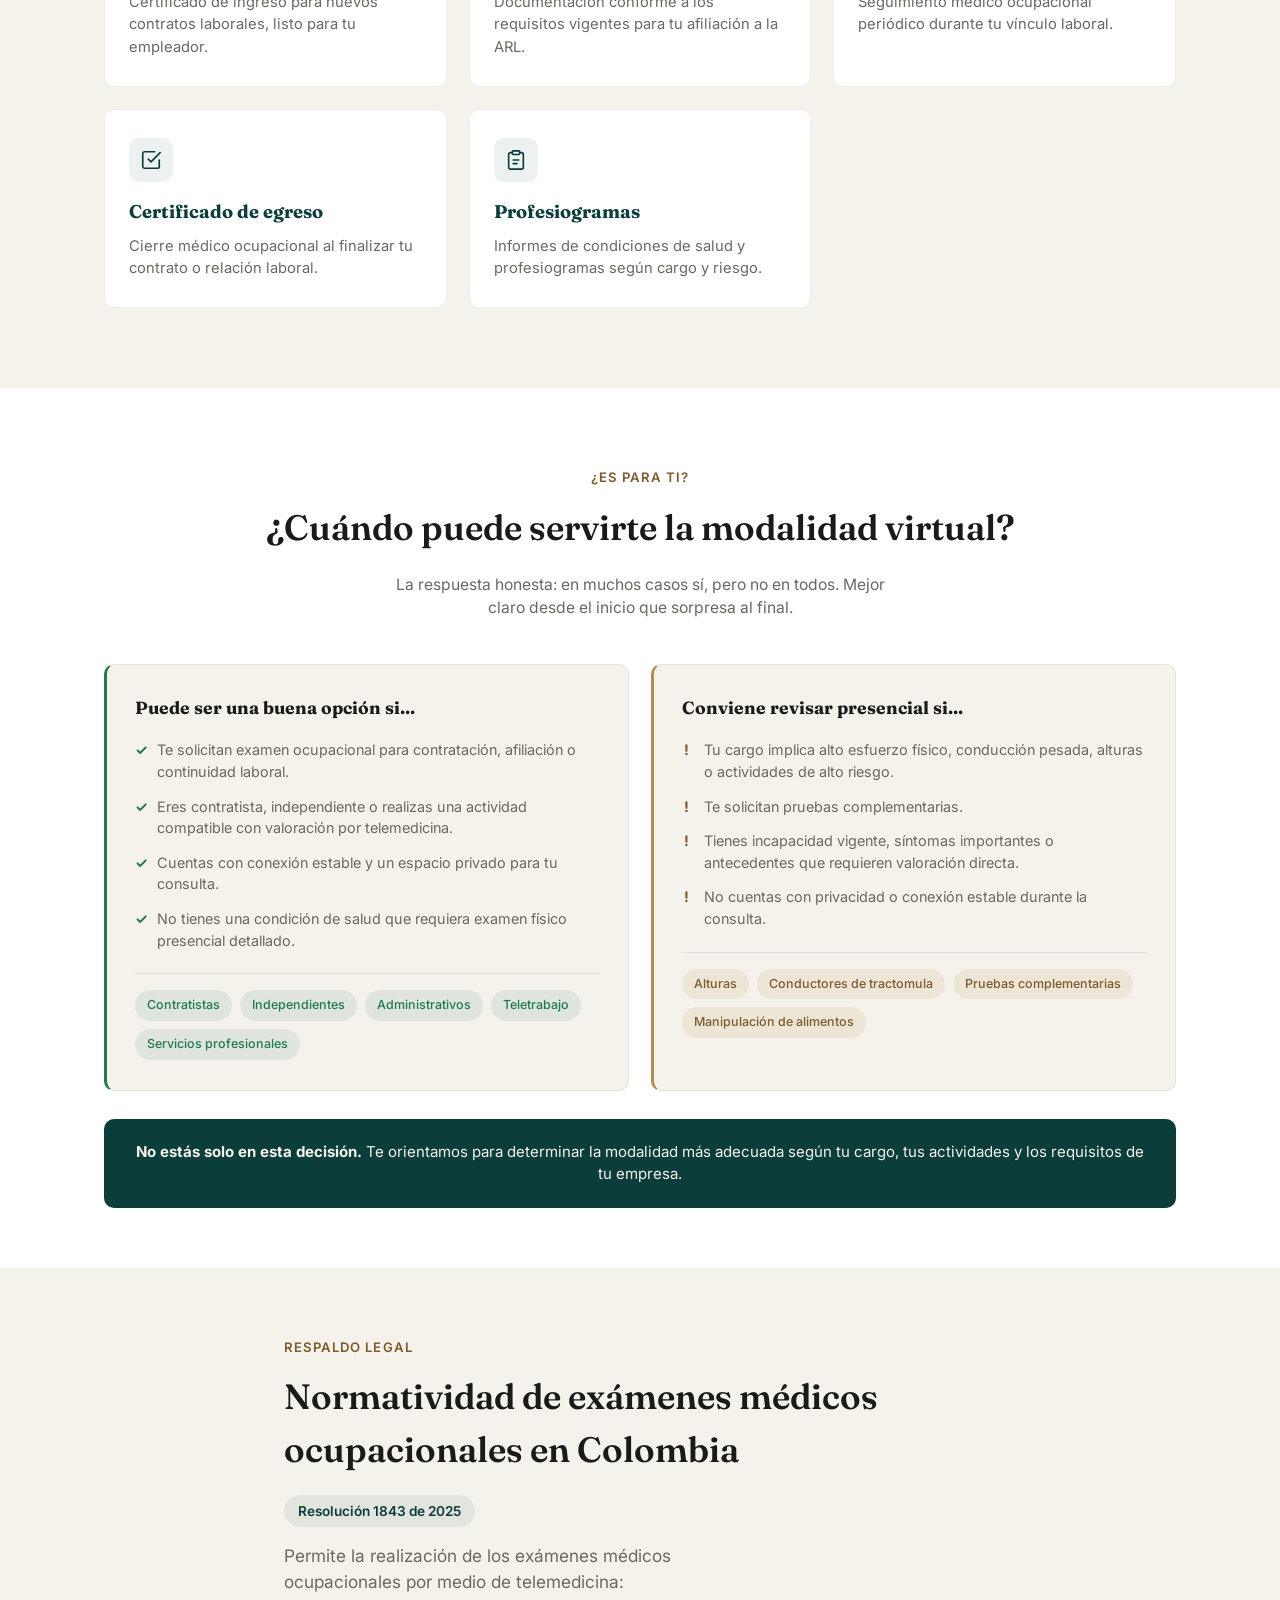
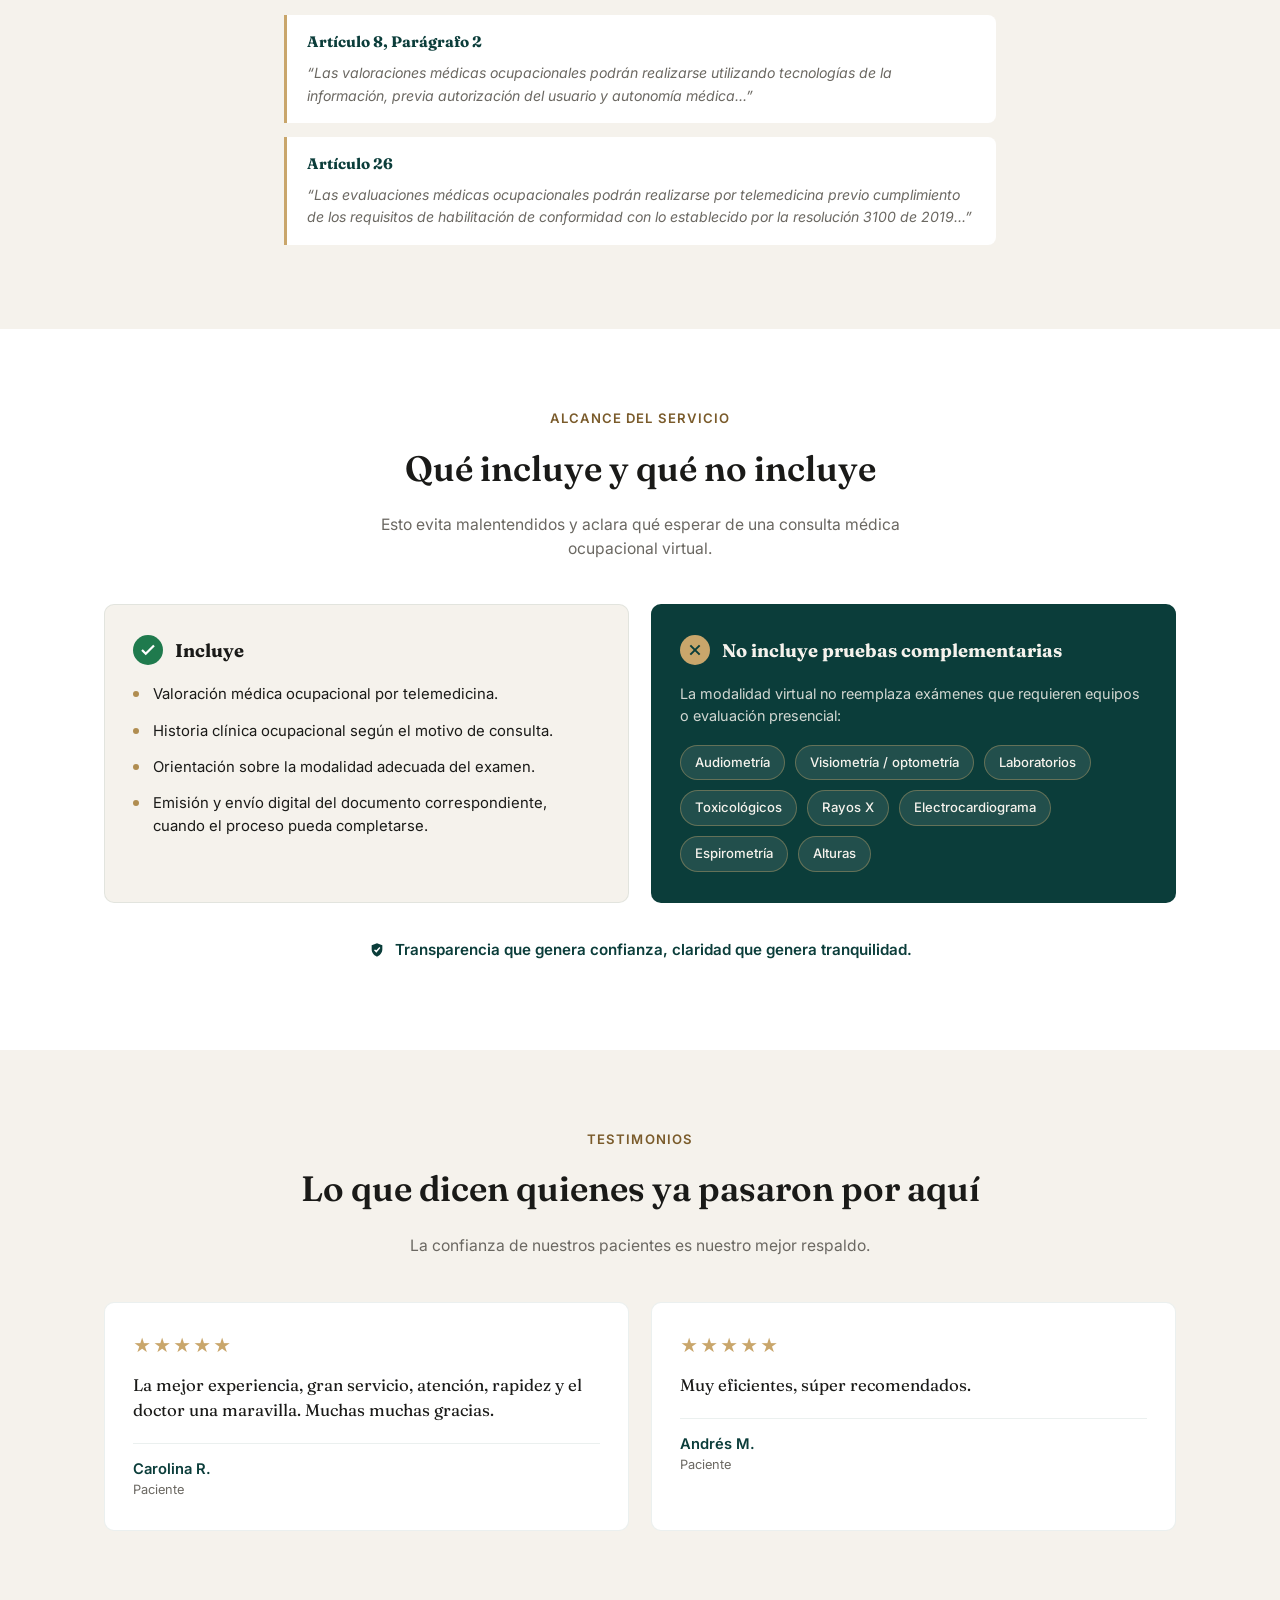
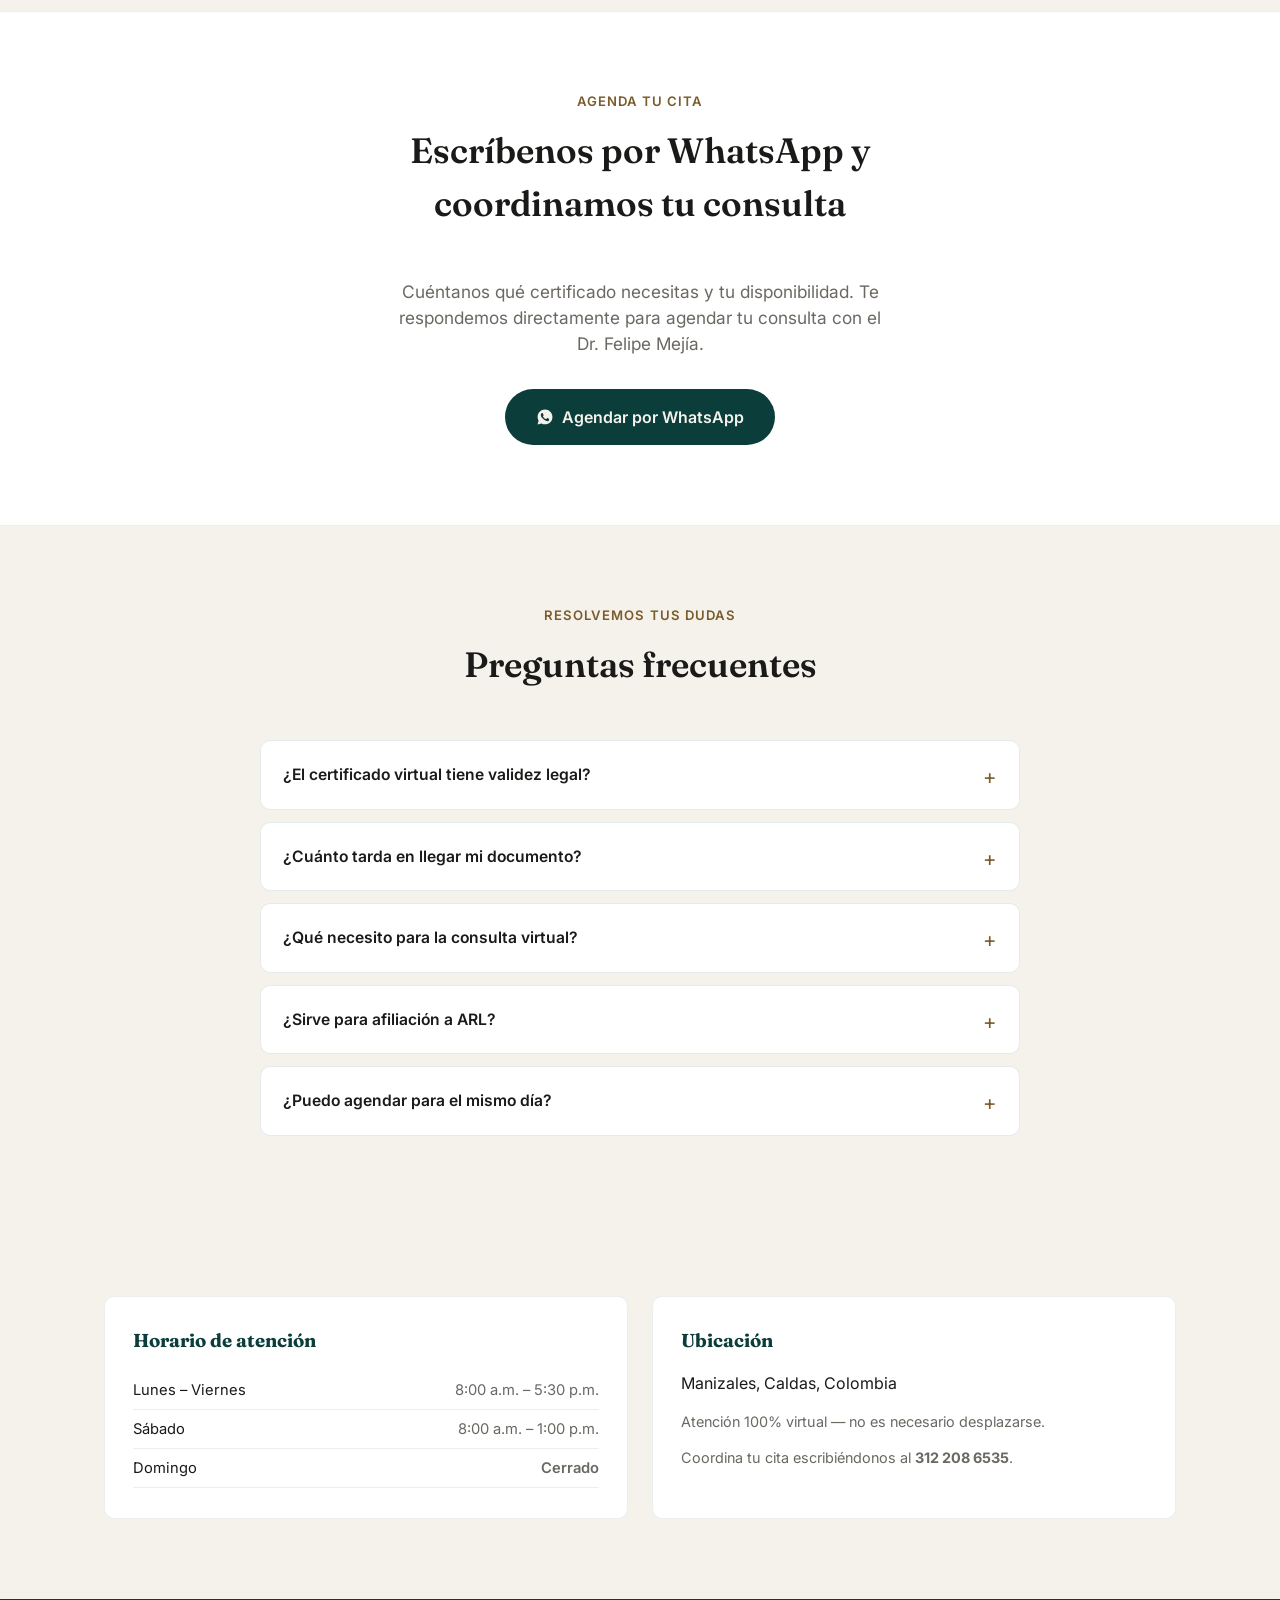
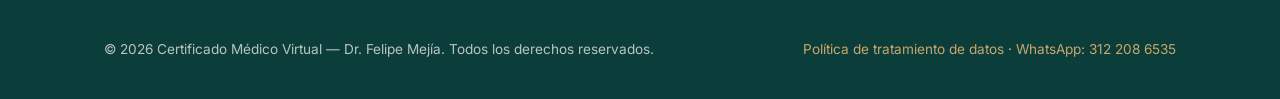
<file: index-test.html>
<!DOCTYPE html>
<html lang="es">
<head>
<meta charset="UTF-8">
<meta name="viewport" content="width=device-width, initial-scale=1.0">
<title>Examen Médico Ocupacional Virtual en Manizales | Dr. Felipe Mejía</title>
<meta name="description" content="Examen médico ocupacional virtual con médico especialista en Manizales. Certificados para contrato, ARL, ingreso, egreso y exámenes periódicos. Documento el mismo día. Escríbenos ya.">
<meta property="og:title" content="Examen Médico Ocupacional Virtual en Manizales — Dr. Felipe Mejía">
<meta property="og:description" content="Certificados médicos ocupacionales virtuales. Documento el mismo día, sin filas, sin salir de casa. Escríbenos por WhatsApp.">
<meta property="og:type" content="website">
<meta property="og:url" content="https://certificadomedicovirtual.com/">
<meta property="og:image" content="https://certificadomedicovirtual.com/assets/og-image.png">
<meta property="og:image:width" content="1200">
<meta property="og:image:height" content="630">
<meta property="og:locale" content="es_CO">
<meta name="twitter:card" content="summary_large_image">
<meta name="twitter:title" content="Examen Médico Ocupacional Virtual en Manizales — Dr. Felipe Mejía">
<meta name="twitter:description" content="Certificados médicos ocupacionales virtuales. Documento el mismo día, sin filas, sin salir de casa.">
<meta name="twitter:image" content="https://certificadomedicovirtual.com/assets/og-image.png">
<link rel="preconnect" href="https://fonts.googleapis.com">
<link rel="preconnect" href="https://fonts.gstatic.com" crossorigin>
<link href="https://fonts.googleapis.com/css2?family=Fraunces:opsz,wght@9..144,400;9..144,500;9..144,600;9..144,700&family=Inter:wght@400;500;600;700&display=swap" rel="stylesheet">
<link rel="stylesheet" href="styles-test.css">
<link rel="preload" as="image" href="assets/felipe.webp" type="image/webp" fetchpriority="high">
<link rel="icon" type="image/svg+xml" href="assets/favicon.svg">
<link rel="canonical" href="https://certificadomedicovirtual.com/">
<script type="application/ld+json">
{
  "@context": "https://schema.org",
  "@type": "MedicalBusiness",
  "name": "Certificado Médico Virtual",
  "image": "https://certificadomedicovirtual.com/assets/og-image.png",
  "url": "https://certificadomedicovirtual.com/",
  "telephone": "+573122086535",
  "priceRange": "$$",
  "address": {
    "@type": "PostalAddress",
    "addressLocality": "Manizales",
    "addressRegion": "Caldas",
    "addressCountry": "CO"
  },
  "openingHoursSpecification": [
    {
      "@type": "OpeningHoursSpecification",
      "dayOfWeek": ["Monday", "Tuesday", "Wednesday", "Thursday", "Friday"],
      "opens": "08:00",
      "closes": "17:30"
    },
    {
      "@type": "OpeningHoursSpecification",
      "dayOfWeek": "Saturday",
      "opens": "08:00",
      "closes": "13:00"
    }
  ],
  "medicalSpecialty": "Occupational Medicine",
  "description": "Certificados médicos ocupacionales virtuales: contratación, afiliación ARL, ingreso, egreso, exámenes periódicos y profesiogramas.",
  "founder": {
    "@type": "Person",
    "name": "Felipe Mejía"
  },
  "aggregateRating": {
    "@type": "AggregateRating",
    "ratingValue": "5",
    "reviewCount": "2"
  },
  "review": [
    {
      "@type": "Review",
      "author": { "@type": "Person", "name": "Carolina R." },
      "reviewRating": { "@type": "Rating", "ratingValue": "5" },
      "reviewBody": "La mejor experiencia, gran servicio, atención, rapidez y el doctor una maravilla."
    },
    {
      "@type": "Review",
      "author": { "@type": "Person", "name": "Andrés M." },
      "reviewRating": { "@type": "Rating", "ratingValue": "5" },
      "reviewBody": "Muy eficientes, súper recomendados."
    }
  ]
}
</script>
<script type="application/ld+json">
{
  "@context": "https://schema.org",
  "@type": "FAQPage",
  "mainEntity": [
    {
      "@type": "Question",
      "name": "¿El certificado médico ocupacional virtual tiene validez legal en Colombia?",
      "acceptedAnswer": {
        "@type": "Answer",
        "text": "Sí. La telemedicina está regulada en Colombia por la Resolución 1843 de 2025 y el certificado tiene la misma validez legal que uno presencial, siempre que el tipo de examen no requiera pruebas físicas complementarias como audiometría, visiometría o laboratorios."
      }
    },
    {
      "@type": "Question",
      "name": "¿Cuánto tarda en llegar el certificado médico ocupacional?",
      "acceptedAnswer": {
        "@type": "Answer",
        "text": "En la mayoría de los casos el certificado se emite el mismo día de la consulta, una vez completada la valoración médica con el Dr. Felipe Mejía."
      }
    },
    {
      "@type": "Question",
      "name": "¿Qué necesito para la consulta médica virtual?",
      "acceptedAnswer": {
        "@type": "Answer",
        "text": "Solo necesitas un celular o computador con conexión a internet estable, un espacio privado y tu documento de identidad a la mano."
      }
    },
    {
      "@type": "Question",
      "name": "¿El examen médico ocupacional virtual sirve para afiliación a ARL?",
      "acceptedAnswer": {
        "@type": "Answer",
        "text": "Sí, es uno de los certificados más solicitados. La modalidad virtual es válida para afiliación a ARL siempre que tu cargo no requiera pruebas complementarias presenciales."
      }
    },
    {
      "@type": "Question",
      "name": "¿Puedo agendar un examen médico ocupacional virtual para el mismo día?",
      "acceptedAnswer": {
        "@type": "Answer",
        "text": "Depende de la disponibilidad del día. Escríbenos por WhatsApp al 312 208 6535 y te confirmamos el horario más próximo disponible."
      }
    }
  ]
}
</script>
</head>
<body>

<a class="skip-link" href="#contenido">Saltar al contenido</a>

<!-- HEADER -->
<header class="site-header">
  <div class="wrap header-inner">
    <a href="#top" class="brand">
      <span class="brand-mark" aria-hidden="true">
        <svg viewBox="0 0 120 120" width="34" height="34">
          <path d="M 20 62 L 42 62 L 52 40 L 68 84 L 78 62 L 92 62"
                fill="none" stroke="#0B3D3A" stroke-width="9" stroke-linecap="round" stroke-linejoin="round"/>
          <path d="M 92 62 L 100 70 L 116 48"
                fill="none" stroke="#C9A66B" stroke-width="10" stroke-linecap="round" stroke-linejoin="round"/>
        </svg>
      </span>
      <span class="brand-text">Certificado<br>Médico Virtual</span>
    </a>
    <nav class="site-nav" id="site-nav" aria-label="Navegación principal">
      <a href="#servicios">Servicios</a>
      <a href="#como-funciona">Cómo funciona</a>
      <a href="#alcance">Qué incluye</a>
      <a href="#preguntas">Preguntas</a>
      <a href="#agendar">Agendar</a>
    </nav>
    <button class="nav-toggle" id="nav-toggle" aria-label="Abrir menú" aria-expanded="false" aria-controls="site-nav">
      <span class="nav-toggle-bar"></span>
      <span class="nav-toggle-bar"></span>
      <span class="nav-toggle-bar"></span>
    </button>
    <a href="https://wa.me/573122086535" class="btn btn-primary btn-header" target="_blank" rel="noopener">
      <svg width="18" height="18" viewBox="0 0 24 24" fill="currentColor" aria-hidden="true"><path d="M12.04 2C6.58 2 2.13 6.45 2.13 11.91c0 1.75.46 3.45 1.32 4.95L2.05 22l5.25-1.38a9.9 9.9 0 0 0 4.74 1.21h.01c5.46 0 9.9-4.45 9.9-9.91C21.96 6.45 17.5 2 12.04 2zm5.8 14.13c-.24.68-1.4 1.3-1.93 1.38-.5.08-1.12.11-1.8-.11a15 15 0 0 1-1.62-.6c-2.86-1.24-4.72-4.13-4.87-4.32-.14-.2-1.17-1.55-1.17-2.96s.72-2.1.98-2.39c.24-.27.53-.33.71-.33h.5c.16 0 .38-.03.58.44.24.56.8 1.95.87 2.09.07.15.11.31.02.5-.09.19-.14.31-.27.47-.14.16-.29.36-.42.48-.14.13-.28.28-.12.55.16.27.72 1.19 1.55 1.93 1.06.95 1.96 1.24 2.23 1.38.27.14.43.11.6-.07.16-.19.68-.79.87-1.06.18-.27.36-.22.6-.13.24.09 1.55.73 1.82.86.27.14.44.2.5.32.08.13.08.71-.16 1.39z"/></svg>
      WhatsApp
    </a>
  </div>
</header>

<main id="contenido">

  <!-- HERO -->
  <section class="hero" id="top">
    <div class="wrap hero-inner">
      <div class="hero-copy">
        <p class="eyebrow">Colombia — Atención virtual</p>
        <h1>Examen médico ocupacional virtual <span class="highlight">para toda Colombia</span>.</h1>
        <p class="hero-sub">Consulta privada con el Dr. Felipe Mejía, especialista con 15 años en certificaciones ocupacionales. Certificado listo para tu empleador, ARL o proceso de contratación — el mismo día, sin filas, sin salir de casa.</p>
        <div class="hero-actions">
          <a href="#agendar" class="btn btn-primary btn-lg">Agendar consulta</a>
          <a href="#servicios" class="btn btn-ghost btn-lg">Ver certificados disponibles</a>
        </div>
        <ul class="hero-trust">
          <li><strong>15</strong> años de experiencia</li>
          <li><strong>100%</strong> virtual y privado</li>
          <li><strong>Normatividad</strong> y certificaciones vigentes</li>
        </ul>
      </div>
      <div class="hero-portrait">
        <div class="hero-portrait-frame">
          <picture>
            <source srcset="assets/felipe.webp" type="image/webp">
            <img src="assets/felipe.png" alt="Dr. Felipe Mejía" width="602" height="1203" class="hero-portrait-img" fetchpriority="high">
          </picture>
        </div>
        <span class="hero-portrait-badge" aria-hidden="true">
          <svg viewBox="0 0 320 320" width="100%" height="100%">
            <circle class="seal-ring seal-ring-1" cx="160" cy="160" r="150" fill="none" stroke="#C9A66B" stroke-width="1.5" stroke-dasharray="2 6"/>
            <circle class="seal-ring seal-ring-2" cx="160" cy="160" r="128" fill="none" stroke="#C9A66B" stroke-width="1"/>
            <circle class="seal-ring seal-ring-3" cx="160" cy="160" r="110" fill="#0B3D3A"/>
            <g transform="translate(160,158)">
              <path id="pulseLine" class="pulse-draw" d="M -46 6 L -22 6 L -10 -22 L 8 34 L 20 6 L 36 6"
                    fill="none" stroke="#F5F2EC" stroke-width="7" stroke-linecap="round" stroke-linejoin="round"/>
              <path id="pulseCheck" class="pulse-draw pulse-draw-delay" d="M 36 6 L 46 16 L 64 -10"
                    fill="none" stroke="#C9A66B" stroke-width="8" stroke-linecap="round" stroke-linejoin="round"/>
            </g>
          </svg>
        </span>
        <div class="hero-divider" aria-hidden="true"><span></span></div>
      </div>
    </div>
  </section>

  <!-- FRANJA DE CONFIANZA -->
  <section class="trust-strip">
    <div class="wrap trust-grid">
      <div class="trust-item">
        <span class="trust-num" data-count-to="15">0</span>
        <span class="trust-label">años atendiendo certificaciones ocupacionales</span>
      </div>
      <div class="trust-item">
        <span class="trust-num">100%</span>
        <span class="trust-label">consulta virtual, privada y segura</span>
      </div>
      <div class="trust-item">
        <span class="trust-num">6/7</span>
        <span class="trust-label">días de atención, incluidos sábados</span>
      </div>
    </div>
  </section>

  <!-- CÓMO FUNCIONA -->
  <section class="how" id="como-funciona">
    <div class="wrap">
      <p class="eyebrow eyebrow-center">Proceso</p>
      <h2 class="section-title">Cómo funciona tu consulta virtual</h2>
      <div class="how-grid">
        <div class="how-step">
          <span class="how-num">1</span>
          <h3>Agenda por WhatsApp</h3>
          <p>Cuéntanos qué certificado necesitas.</p>
        </div>
        <div class="how-step">
          <span class="how-num">2</span>
          <h3>Consulta virtual</h3>
          <p>Consulta médica virtual privada con el Dr. Felipe Mejía en el horario acordado.</p>
        </div>
        <div class="how-step">
          <span class="how-num">3</span>
          <h3>Recibe tu documento</h3>
          <p>Certificado enviado digitalmente, listo para tu empleador o ARL.</p>
        </div>
      </div>
    </div>
  </section>

  <!-- SERVICIOS -->
  <section class="services" id="servicios">
    <div class="wrap">
      <p class="eyebrow eyebrow-center">Certificados disponibles</p>
      <h2 class="section-title">Un certificado para cada etapa de tu vínculo laboral</h2>
      <div class="services-grid">
        <article class="service-card reveal">
          <span class="service-icon" aria-hidden="true">
            <svg width="22" height="22" viewBox="0 0 24 24" fill="none" stroke="currentColor" stroke-width="1.8" stroke-linecap="round" stroke-linejoin="round"><path d="M14 2H6a2 2 0 0 0-2 2v16a2 2 0 0 0 2 2h12a2 2 0 0 0 2-2V8z"/><polyline points="14 2 14 8 20 8"/><line x1="9" y1="13" x2="15" y2="13"/><line x1="9" y1="17" x2="13" y2="17"/></svg>
          </span>
          <h3>Contratación</h3>
          <p>Certificado de ingreso para nuevos contratos laborales, listo para tu empleador.</p>
        </article>
        <article class="service-card reveal">
          <span class="service-icon" aria-hidden="true">
            <svg width="22" height="22" viewBox="0 0 24 24" fill="none" stroke="currentColor" stroke-width="1.8" stroke-linecap="round" stroke-linejoin="round"><path d="M12 22s8-4 8-10V5l-8-3-8 3v7c0 6 8 10 8 10z"/><polyline points="9 12 11 14 15 10"/></svg>
          </span>
          <h3>Afiliación ARL</h3>
          <p>Documentación conforme a los requisitos vigentes para tu afiliación a la ARL.</p>
        </article>
        <article class="service-card reveal">
          <span class="service-icon" aria-hidden="true">
            <svg width="22" height="22" viewBox="0 0 24 24" fill="none" stroke="currentColor" stroke-width="1.8" stroke-linecap="round" stroke-linejoin="round"><rect x="3" y="4" width="18" height="18" rx="2"/><line x1="16" y1="2" x2="16" y2="6"/><line x1="8" y1="2" x2="8" y2="6"/><line x1="3" y1="10" x2="21" y2="10"/><path d="M8 14h.01M12 14h.01M16 14h.01M8 18h.01M12 18h.01"/></svg>
          </span>
          <h3>Exámenes periódicos</h3>
          <p>Seguimiento médico ocupacional periódico durante tu vínculo laboral.</p>
        </article>
        <article class="service-card reveal">
          <span class="service-icon" aria-hidden="true">
            <svg width="22" height="22" viewBox="0 0 24 24" fill="none" stroke="currentColor" stroke-width="1.8" stroke-linecap="round" stroke-linejoin="round"><polyline points="9 11 12 14 22 4"/><path d="M21 12v7a2 2 0 0 1-2 2H5a2 2 0 0 1-2-2V5a2 2 0 0 1 2-2h11"/></svg>
          </span>
          <h3>Certificado de egreso</h3>
          <p>Cierre médico ocupacional al finalizar tu contrato o relación laboral.</p>
        </article>
        <article class="service-card reveal">
          <span class="service-icon" aria-hidden="true">
            <svg width="22" height="22" viewBox="0 0 24 24" fill="none" stroke="currentColor" stroke-width="1.8" stroke-linecap="round" stroke-linejoin="round"><path d="M16 4h2a2 2 0 0 1 2 2v14a2 2 0 0 1-2 2H6a2 2 0 0 1-2-2V6a2 2 0 0 1 2-2h2"/><rect x="8" y="2" width="8" height="4" rx="1"/><path d="M9 12h6M9 16h4"/></svg>
          </span>
          <h3>Profesiogramas</h3>
          <p>Informes de condiciones de salud y profesiogramas según cargo y riesgo.</p>
        </article>
      </div>
    </div>
  </section>
  <!-- CUÁNDO SIRVE LA MODALIDAD VIRTUAL -->
  <section class="fit">
    <div class="wrap">
      <p class="eyebrow eyebrow-center">¿Es para ti?</p>
      <h2 class="section-title">¿Cuándo puede servirte la modalidad virtual?</h2>
      <p class="scope-sub">La respuesta honesta: en muchos casos sí, pero no en todos. Mejor claro desde el inicio que sorpresa al final.</p>

      <div class="fit-grid">
        <div class="fit-card fit-yes">
          <h3>Puede ser una buena opción si...</h3>
          <ul class="fit-list">
            <li>Te solicitan examen ocupacional para contratación, afiliación o continuidad laboral.</li>
            <li>Eres contratista, independiente o realizas una actividad compatible con valoración por telemedicina.</li>
            <li>Cuentas con conexión estable y un espacio privado para tu consulta.</li>
            <li>No tienes una condición de salud que requiera examen físico presencial detallado.</li>
          </ul>
          <div class="fit-tags">
            <span class="tag tag-yes">Contratistas</span>
            <span class="tag tag-yes">Independientes</span>
            <span class="tag tag-yes">Administrativos</span>
            <span class="tag tag-yes">Teletrabajo</span>
            <span class="tag tag-yes">Servicios profesionales</span>
          </div>
        </div>

        <div class="fit-card fit-no">
          <h3>Conviene revisar presencial si...</h3>
          <ul class="fit-list">
            <li>Tu cargo implica alto esfuerzo físico, conducción pesada, alturas o actividades de alto riesgo.</li>
            <li>Te solicitan pruebas complementarias.</li>
            <li>Tienes incapacidad vigente, síntomas importantes o antecedentes que requieren valoración directa.</li>
            <li>No cuentas con privacidad o conexión estable durante la consulta.</li>
          </ul>
          <div class="fit-tags">
            <span class="tag tag-no">Alturas</span>
            <span class="tag tag-no">Conductores de tractomula</span>
            <span class="tag tag-no">Pruebas complementarias</span>
            <span class="tag tag-no">Manipulación de alimentos</span>
          </div>
        </div>
      </div>

      <div class="fit-note">
        <p><strong>No estás solo en esta decisión.</strong> Te orientamos para determinar la modalidad más adecuada según tu cargo, tus actividades y los requisitos de tu empresa.</p>
      </div>
    </div>
  </section>

  <!-- NORMATIVIDAD -->
  <section class="law">
    <div class="wrap law-inner">
      <div class="law-copy">
        <p class="eyebrow">Respaldo legal</p>
        <h2 class="section-title" style="text-align:left; margin-bottom:18px;">Normatividad de exámenes médicos ocupacionales en Colombia</h2>
        <p class="law-ref">Resolución 1843 de 2025</p>
        <p class="hero-sub" style="margin-bottom:20px;">Permite la realización de los exámenes médicos ocupacionales por medio de telemedicina:</p>
        <div class="law-article">
          <h3>Artículo 8, Parágrafo 2</h3>
          <p>“Las valoraciones médicas ocupacionales podrán realizarse utilizando tecnologías de la información, previa autorización del usuario y autonomía médica...”</p>
        </div>
        <div class="law-article">
          <h3>Artículo 26</h3>
          <p>“Las evaluaciones médicas ocupacionales podrán realizarse por telemedicina previo cumplimiento de los requisitos de habilitación de conformidad con lo establecido por la resolución 3100 de 2019...”</p>
        </div>
      </div>
    </div>
  </section>

  <section class="scope" id="alcance">
    <div class="wrap">
      <p class="eyebrow eyebrow-center">Alcance del servicio</p>
      <h2 class="section-title">Qué incluye y qué no incluye</h2>
      <p class="scope-sub">Esto evita malentendidos y aclara qué esperar de una consulta médica ocupacional virtual.</p>

      <div class="scope-grid">
        <div class="scope-card scope-include">
          <div class="scope-head">
            <span class="scope-icon scope-icon-yes" aria-hidden="true">
              <svg width="18" height="18" viewBox="0 0 24 24" fill="none" stroke="currentColor" stroke-width="3"><path d="M4 12l5 5L20 6"/></svg>
            </span>
            <h3>Incluye</h3>
          </div>
          <ul class="scope-list">
            <li>Valoración médica ocupacional por telemedicina.</li>
            <li>Historia clínica ocupacional según el motivo de consulta.</li>
            <li>Orientación sobre la modalidad adecuada del examen.</li>
            <li>Emisión y envío digital del documento correspondiente, cuando el proceso pueda completarse.</li>
          </ul>
        </div>

        <div class="scope-card scope-exclude">
          <div class="scope-head">
            <span class="scope-icon scope-icon-no" aria-hidden="true">
              <svg width="16" height="16" viewBox="0 0 24 24" fill="none" stroke="currentColor" stroke-width="3"><path d="M5 5l14 14M19 5L5 19"/></svg>
            </span>
            <h3>No incluye pruebas complementarias</h3>
          </div>
          <p class="scope-note">La modalidad virtual no reemplaza exámenes que requieren equipos o evaluación presencial:</p>
          <div class="scope-pills">
            <span class="pill">Audiometría</span>
            <span class="pill">Visiometría / optometría</span>
            <span class="pill">Laboratorios</span>
            <span class="pill">Toxicológicos</span>
            <span class="pill">Rayos X</span>
            <span class="pill">Electrocardiograma</span>
            <span class="pill">Espirometría</span>
            <span class="pill">Alturas</span>
          </div>
        </div>
      </div>

      <p class="scope-footer">
        <svg width="16" height="16" viewBox="0 0 24 24" fill="currentColor" aria-hidden="true"><path d="M12 2L4 5v6c0 5.25 3.5 9.5 8 11 4.5-1.5 8-5.75 8-11V5l-8-3zm-1 14l-3.5-3.5 1.4-1.4L11 12.2l4.6-4.6 1.4 1.4L11 16z"/></svg>
        Transparencia que genera confianza, claridad que genera tranquilidad.
      </p>
    </div>
  </section>

  <!-- TESTIMONIOS -->
  <section class="testimonials">
    <div class="wrap">
      <p class="eyebrow eyebrow-center">Testimonios</p>
      <h2 class="section-title">Lo que dicen quienes ya pasaron por aquí</h2>
      <p class="scope-sub">La confianza de nuestros pacientes es nuestro mejor respaldo.</p>

      <div class="testimonial-grid">
        <figure class="testimonial-card">
          <div class="stars" aria-label="5 de 5 estrellas">★★★★★</div>
          <blockquote>La mejor experiencia, gran servicio, atención, rapidez y el doctor una maravilla. Muchas muchas gracias.</blockquote>
          <figcaption>
            <span class="t-name">Carolina R.</span>
            <span class="t-role">Paciente</span>
          </figcaption>
        </figure>
        <figure class="testimonial-card">
          <div class="stars" aria-label="5 de 5 estrellas">★★★★★</div>
          <blockquote>Muy eficientes, súper recomendados.</blockquote>
          <figcaption>
            <span class="t-name">Andrés M.</span>
            <span class="t-role">Paciente</span>
          </figcaption>
        </figure>
      </div>
    </div>
  </section>

  <!-- AGENDAMIENTO -->
  <section class="booking" id="agendar">
    <div class="wrap booking-cta">
      <p class="eyebrow eyebrow-center">Agenda tu cita</p>
      <h2 class="section-title">Escríbenos por WhatsApp y coordinamos tu consulta</h2>
      <p class="hero-sub booking-sub">Cuéntanos qué certificado necesitas y tu disponibilidad. Te respondemos directamente para agendar tu consulta con el Dr. Felipe Mejía.</p>
      <a href="https://wa.me/573122086535?text=Hola%2C%20quiero%20agendar%20un%20certificado%20m%C3%A9dico%20ocupacional." class="btn btn-primary btn-lg" target="_blank" rel="noopener">
        <svg width="18" height="18" viewBox="0 0 24 24" fill="currentColor" aria-hidden="true"><path d="M12.04 2C6.58 2 2.13 6.45 2.13 11.91c0 1.75.46 3.45 1.32 4.95L2.05 22l5.25-1.38a9.9 9.9 0 0 0 4.74 1.21h.01c5.46 0 9.9-4.45 9.9-9.91C21.96 6.45 17.5 2 12.04 2zm5.8 14.13c-.24.68-1.4 1.3-1.93 1.38-.5.08-1.12.11-1.8-.11a15 15 0 0 1-1.62-.6c-2.86-1.24-4.72-4.13-4.87-4.32-.14-.2-1.17-1.55-1.17-2.96s.72-2.1.98-2.39c.24-.27.53-.33.71-.33h.5c.16 0 .38-.03.58.44.24.56.8 1.95.87 2.09.07.15.11.31.02.5-.09.19-.14.31-.27.47-.14.16-.29.36-.42.48-.14.13-.28.28-.12.55.16.27.72 1.19 1.55 1.93 1.06.95 1.96 1.24 2.23 1.38.27.14.43.11.6-.07.16-.19.68-.79.87-1.06.18-.27.36-.22.6-.13.24.09 1.55.73 1.82.86.27.14.44.2.5.32.08.13.08.71-.16 1.39z"/></svg>
        Agendar por WhatsApp
      </a>
    </div>
  </section>

  <!-- PREGUNTAS FRECUENTES -->
  <section class="faq" id="preguntas">
    <div class="wrap">
      <p class="eyebrow eyebrow-center">Resolvemos tus dudas</p>
      <h2 class="section-title">Preguntas frecuentes</h2>
      <div class="faq-list">
        <details class="faq-item">
          <summary>¿El certificado virtual tiene validez legal?</summary>
          <p>Sí. La telemedicina está regulada en Colombia y el certificado tiene la misma validez que uno presencial, siempre que el tipo de examen no requiera pruebas físicas complementarias (ver sección "Qué incluye y qué no incluye").</p>
        </details>
        <details class="faq-item">
          <summary>¿Cuánto tarda en llegar mi documento?</summary>
          <p>En la mayoría de los casos el documento se emite el mismo día de la consulta, una vez completada la valoración médica.</p>
        </details>
        <details class="faq-item">
          <summary>¿Qué necesito para la consulta virtual?</summary>
          <p>Solo un celular o computador con conexión a internet estable, un espacio privado y tu documento de identidad a la mano.</p>
        </details>
        <details class="faq-item">
          <summary>¿Sirve para afiliación a ARL?</summary>
          <p>Sí, es uno de los certificados más solicitados. Escríbenos por WhatsApp para confirmar el tipo exacto que exige tu ARL o empleador.</p>
        </details>
        <details class="faq-item">
          <summary>¿Puedo agendar para el mismo día?</summary>
          <p>Depende de la disponibilidad. Escríbenos por WhatsApp y te confirmamos el horario más próximo.</p>
        </details>
      </div>
    </div>
  </section>

  <!-- HORARIOS + UBICACIÓN -->
  <section class="hours" id="horarios">
    <div class="wrap hours-inner">
      <div class="hours-card">
        <h3>Horario de atención</h3>
        <table class="hours-table">
          <tr><td>Lunes – Viernes</td><td>8:00 a.m. – 5:30 p.m.</td></tr>
          <tr><td>Sábado</td><td>8:00 a.m. – 1:00 p.m.</td></tr>
          <tr><td>Domingo</td><td class="closed">Cerrado</td></tr>
        </table>
      </div>
      <div class="hours-card">
        <h3>Ubicación</h3>
        <p>Manizales, Caldas, Colombia</p>
        <p class="muted">Atención 100% virtual — no es necesario desplazarse.</p>
        <p class="muted">Coordina tu cita escribiéndonos al <strong>312 208 6535</strong>.</p>
      </div>
    </div>
  </section>

</main>

<!-- FOOTER -->
<footer class="site-footer">
  <div class="wrap footer-inner">
    <p>&copy; 2026 Certificado Médico Virtual — Dr. Felipe Mejía. Todos los derechos reservados.</p>
    <p><a href="politica-de-privacidad.html">Política de tratamiento de datos</a> · <a href="https://wa.me/573122086535" target="_blank" rel="noopener">WhatsApp: 312 208 6535</a></p>
  </div>
</footer>

<a href="https://wa.me/573122086535" class="whatsapp-float" target="_blank" rel="noopener" aria-label="Escríbenos por WhatsApp">
  <svg width="26" height="26" viewBox="0 0 24 24" fill="currentColor" aria-hidden="true"><path d="M12.04 2C6.58 2 2.13 6.45 2.13 11.91c0 1.75.46 3.45 1.32 4.95L2.05 22l5.25-1.38a9.9 9.9 0 0 0 4.74 1.21h.01c5.46 0 9.9-4.45 9.9-9.91C21.96 6.45 17.5 2 12.04 2zm5.8 14.13c-.24.68-1.4 1.3-1.93 1.38-.5.08-1.12.11-1.8-.11a15 15 0 0 1-1.62-.6c-2.86-1.24-4.72-4.13-4.87-4.32-.14-.2-1.17-1.55-1.17-2.96s.72-2.1.98-2.39c.24-.27.53-.33.71-.33h.5c.16 0 .38-.03.58.44.24.56.8 1.95.87 2.09.07.15.11.31.02.5-.09.19-.14.31-.27.47-.14.16-.29.36-.42.48-.14.13-.28.28-.12.55.16.27.72 1.19 1.55 1.93 1.06.95 1.96 1.24 2.23 1.38.27.14.43.11.6-.07.16-.19.68-.79.87-1.06.18-.27.36-.22.6-.13.24.09 1.55.73 1.82.86.27.14.44.2.5.32.08.13.08.71-.16 1.39z"/></svg>
  <span class="whatsapp-float-badge" aria-hidden="true">
    <svg width="100%" height="100%" viewBox="0 0 24 24" fill="none" stroke="#0B3D3A" stroke-width="1.8" stroke-linecap="round" stroke-linejoin="round">
      <path d="M5 3v6a4 4 0 0 0 8 0V3"/>
      <path d="M9 13v2a5 5 0 0 0 10 0v-2.5"/>
      <circle cx="19" cy="9.5" r="1.6" fill="#0B3D3A"/>
    </svg>
  </span>
</a>

<script src="script.js"></script>

</body>
</html>
</file>
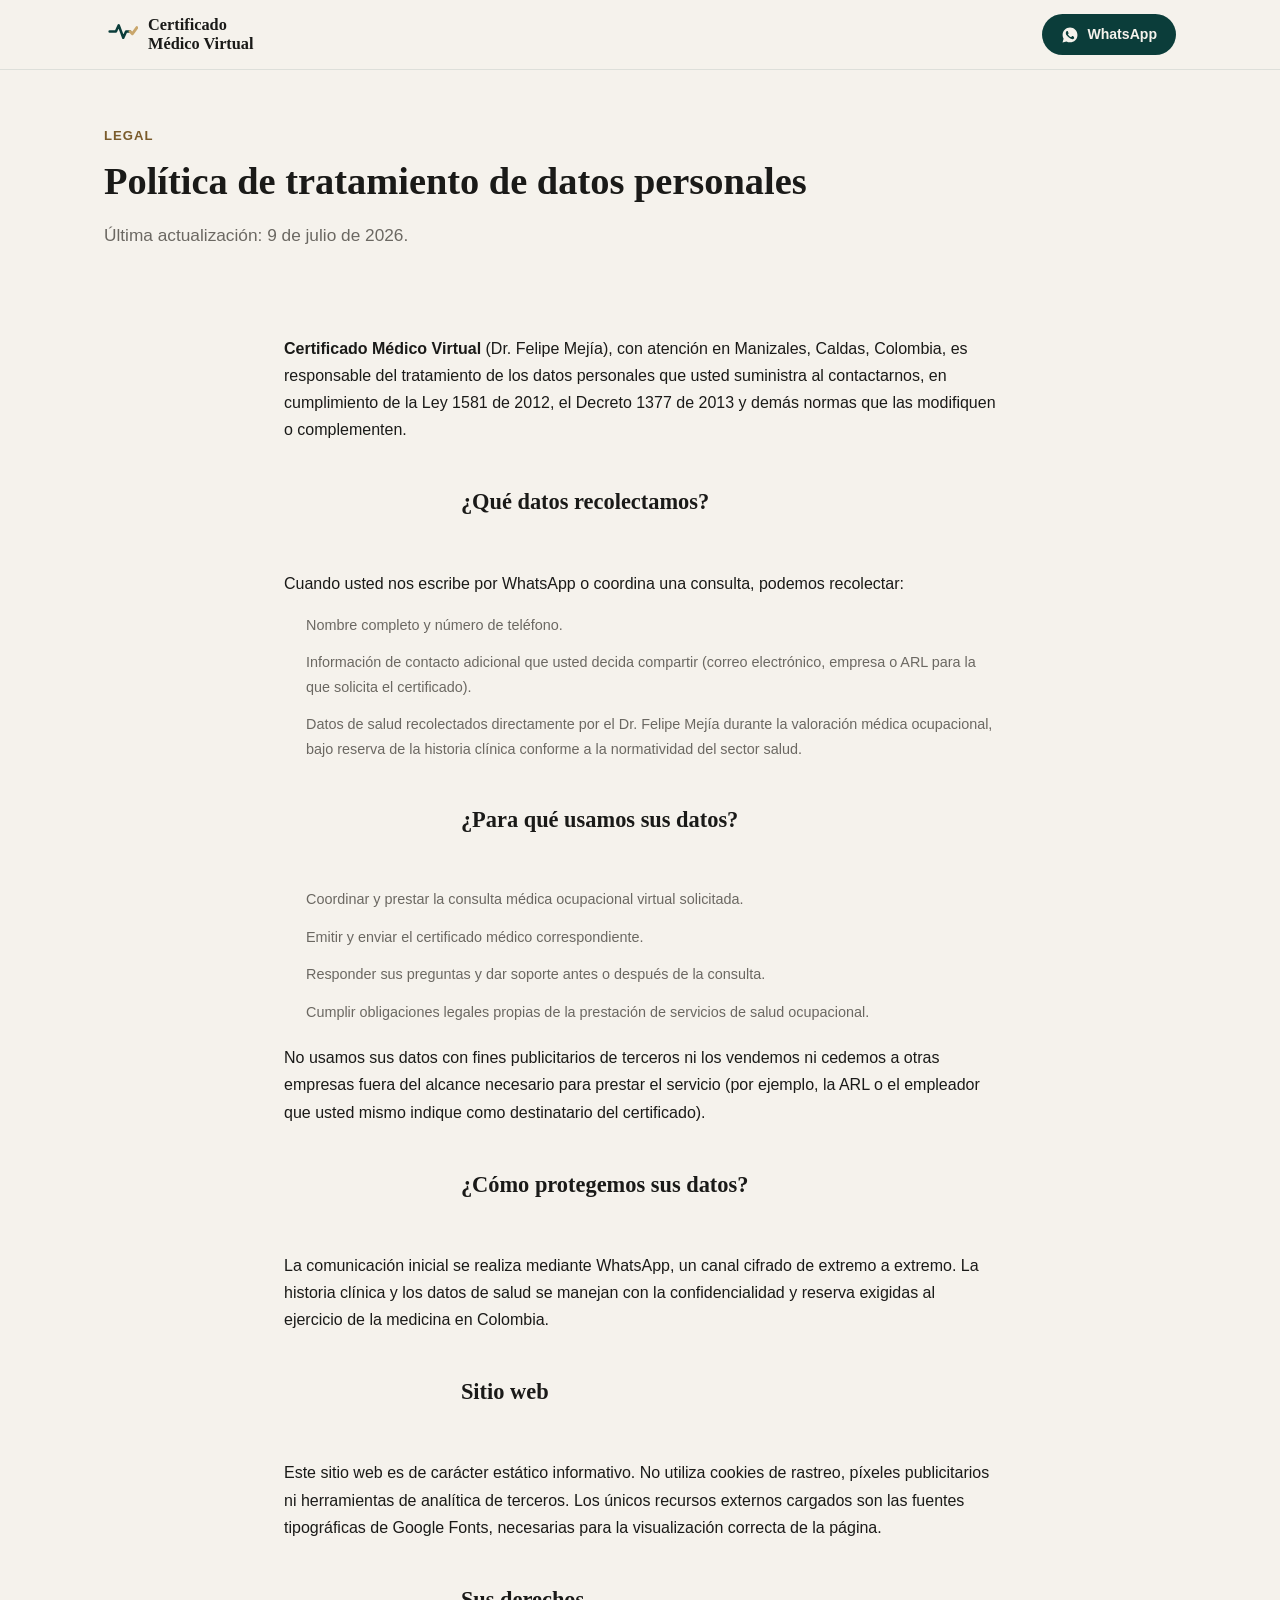
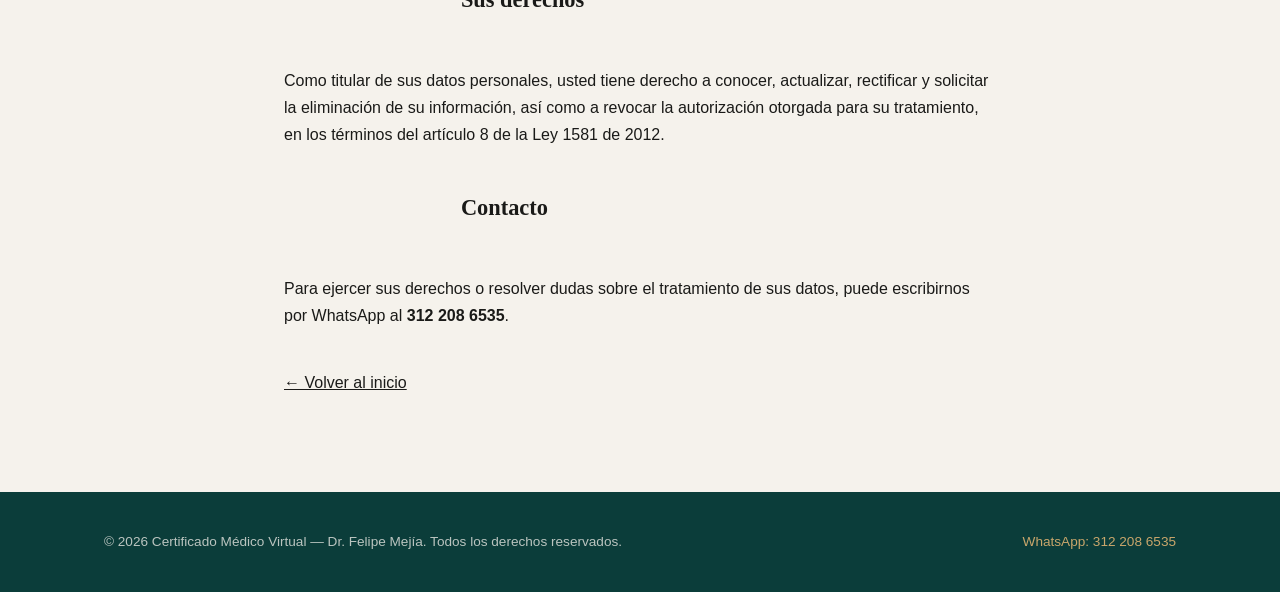
<file: politica-de-privacidad.html>
<!DOCTYPE html>
<html lang="es">
<head>
<meta charset="UTF-8">
<meta name="viewport" content="width=device-width, initial-scale=1.0">
<title>Política de Tratamiento de Datos Personales | Certificado Médico Virtual</title>
<meta name="description" content="Política de tratamiento de datos personales de Certificado Médico Virtual, conforme a la Ley 1581 de 2012 de Colombia.">
<meta name="robots" content="noindex, follow">
<link rel="stylesheet" href="styles.css">
<link rel="icon" type="image/svg+xml" href="assets/favicon.svg">
<link rel="canonical" href="https://certificadomedicovirtual.com/politica-de-privacidad.html">
</head>
<body>

<a class="skip-link" href="#contenido">Saltar al contenido</a>

<!-- HEADER -->
<header class="site-header">
  <div class="wrap header-inner">
    <a href="index.html" class="brand">
      <span class="brand-mark" aria-hidden="true">
        <svg viewBox="0 0 120 120" width="34" height="34">
          <path d="M 20 62 L 42 62 L 52 40 L 68 84 L 78 62 L 92 62"
                fill="none" stroke="#0B3D3A" stroke-width="9" stroke-linecap="round" stroke-linejoin="round"/>
          <path d="M 92 62 L 100 70 L 116 48"
                fill="none" stroke="#C9A66B" stroke-width="10" stroke-linecap="round" stroke-linejoin="round"/>
        </svg>
      </span>
      <span class="brand-text">Certificado<br>Médico Virtual</span>
    </a>
    <a href="https://wa.me/573122086535" class="btn btn-primary btn-header" target="_blank" rel="noopener">
      <svg width="18" height="18" viewBox="0 0 24 24" fill="currentColor" aria-hidden="true"><path d="M12.04 2C6.58 2 2.13 6.45 2.13 11.91c0 1.75.46 3.45 1.32 4.95L2.05 22l5.25-1.38a9.9 9.9 0 0 0 4.74 1.21h.01c5.46 0 9.9-4.45 9.9-9.91C21.96 6.45 17.5 2 12.04 2zm5.8 14.13c-.24.68-1.4 1.3-1.93 1.38-.5.08-1.12.11-1.8-.11a15 15 0 0 1-1.62-.6c-2.86-1.24-4.72-4.13-4.87-4.32-.14-.2-1.17-1.55-1.17-2.96s.72-2.1.98-2.39c.24-.27.53-.33.71-.33h.5c.16 0 .38-.03.58.44.24.56.8 1.95.87 2.09.07.15.11.31.02.5-.09.19-.14.31-.27.47-.14.16-.29.36-.42.48-.14.13-.28.28-.12.55.16.27.72 1.19 1.55 1.93 1.06.95 1.96 1.24 2.23 1.38.27.14.43.11.6-.07.16-.19.68-.79.87-1.06.18-.27.36-.22.6-.13.24.09 1.55.73 1.82.86.27.14.44.2.5.32.08.13.08.71-.16 1.39z"/></svg>
      WhatsApp
    </a>
  </div>
</header>

<main id="contenido">
  <section class="hero" style="padding:56px 0 40px;">
    <div class="wrap">
      <p class="eyebrow">Legal</p>
      <h1 style="font-size:clamp(1.8rem, 3.5vw, 2.4rem);">Política de tratamiento de datos personales</h1>
      <p class="hero-sub" style="max-width:70ch;">Última actualización: 9 de julio de 2026.</p>
    </div>
  </section>

  <section style="padding:0 0 80px;">
    <div class="wrap" style="max-width:760px;">
      <div style="font-size:1rem; line-height:1.7; color:var(--ink);">

        <p><strong>Certificado Médico Virtual</strong> (Dr. Felipe Mejía), con atención en Manizales, Caldas, Colombia, es responsable del tratamiento de los datos personales que usted suministra al contactarnos, en cumplimiento de la Ley 1581 de 2012, el Decreto 1377 de 2013 y demás normas que las modifiquen o complementen.</p>

        <h2 class="section-title" style="text-align:left; font-size:1.4rem; margin-top:40px;">¿Qué datos recolectamos?</h2>
        <p>Cuando usted nos escribe por WhatsApp o coordina una consulta, podemos recolectar:</p>
        <ul class="fit-list" style="margin-bottom:20px;">
          <li>Nombre completo y número de teléfono.</li>
          <li>Información de contacto adicional que usted decida compartir (correo electrónico, empresa o ARL para la que solicita el certificado).</li>
          <li>Datos de salud recolectados directamente por el Dr. Felipe Mejía durante la valoración médica ocupacional, bajo reserva de la historia clínica conforme a la normatividad del sector salud.</li>
        </ul>

        <h2 class="section-title" style="text-align:left; font-size:1.4rem; margin-top:40px;">¿Para qué usamos sus datos?</h2>
        <ul class="fit-list" style="margin-bottom:20px;">
          <li>Coordinar y prestar la consulta médica ocupacional virtual solicitada.</li>
          <li>Emitir y enviar el certificado médico correspondiente.</li>
          <li>Responder sus preguntas y dar soporte antes o después de la consulta.</li>
          <li>Cumplir obligaciones legales propias de la prestación de servicios de salud ocupacional.</li>
        </ul>
        <p>No usamos sus datos con fines publicitarios de terceros ni los vendemos ni cedemos a otras empresas fuera del alcance necesario para prestar el servicio (por ejemplo, la ARL o el empleador que usted mismo indique como destinatario del certificado).</p>

        <h2 class="section-title" style="text-align:left; font-size:1.4rem; margin-top:40px;">¿Cómo protegemos sus datos?</h2>
        <p>La comunicación inicial se realiza mediante WhatsApp, un canal cifrado de extremo a extremo. La historia clínica y los datos de salud se manejan con la confidencialidad y reserva exigidas al ejercicio de la medicina en Colombia.</p>

        <h2 class="section-title" style="text-align:left; font-size:1.4rem; margin-top:40px;">Sitio web</h2>
        <p>Este sitio web es de carácter estático informativo. No utiliza cookies de rastreo, píxeles publicitarios ni herramientas de analítica de terceros. Los únicos recursos externos cargados son las fuentes tipográficas de Google Fonts, necesarias para la visualización correcta de la página.</p>

        <h2 class="section-title" style="text-align:left; font-size:1.4rem; margin-top:40px;">Sus derechos</h2>
        <p>Como titular de sus datos personales, usted tiene derecho a conocer, actualizar, rectificar y solicitar la eliminación de su información, así como a revocar la autorización otorgada para su tratamiento, en los términos del artículo 8 de la Ley 1581 de 2012.</p>

        <h2 class="section-title" style="text-align:left; font-size:1.4rem; margin-top:40px;">Contacto</h2>
        <p>Para ejercer sus derechos o resolver dudas sobre el tratamiento de sus datos, puede escribirnos por WhatsApp al <strong>312 208 6535</strong>.</p>

        <p style="margin-top:40px;"><a href="index.html">← Volver al inicio</a></p>

      </div>
    </div>
  </section>
</main>

<!-- FOOTER -->
<footer class="site-footer">
  <div class="wrap footer-inner">
    <p>&copy; 2026 Certificado Médico Virtual — Dr. Felipe Mejía. Todos los derechos reservados.</p>
    <a href="https://wa.me/573122086535" target="_blank" rel="noopener">WhatsApp: 312 208 6535</a>
  </div>
</footer>

</body>
</html>
</file>
<file: styles.css>
/* ===== Tokens ===== */
:root{
  --forest: #0B3D3A;
  --forest-dark: #082B29;
  --bone: #F5F2EC;
  --gold: #C9A66B;
  --gold-dark: #B08D50;
  --gold-text: #7A5B2B;
  --ink: #1A1A18;
  --white: #FFFFFF;
  --muted: #6B6862;

  --font-display: 'Fraunces', serif;
  --font-body: 'Inter', sans-serif;

  --radius: 10px;
  --wrap: 1120px;
}

*{box-sizing:border-box;}
html{scroll-behavior:smooth;}
body{
  margin:0;
  font-family:var(--font-body);
  color:var(--ink);
  background:var(--bone);
  line-height:1.5;
  -webkit-font-smoothing:antialiased;
}
img{max-width:100%;display:block;}
a{color:inherit;}

.wrap{
  max-width:var(--wrap);
  margin:0 auto;
  padding:0 24px;
}

.skip-link{
  position:absolute;
  left:-9999px;
  top:0;
  background:var(--forest);
  color:var(--white);
  padding:12px 20px;
  z-index:200;
}
.skip-link:focus{left:0;}

:focus-visible{
  outline:2px solid var(--gold);
  outline-offset:2px;
}

/* ===== Buttons ===== */
.btn{
  display:inline-flex;
  align-items:center;
  justify-content:center;
  gap:8px;
  font-family:var(--font-body);
  font-weight:600;
  font-size:0.95rem;
  text-decoration:none;
  border-radius:999px;
  padding:12px 22px;
  border:1.5px solid transparent;
  cursor:pointer;
  transition:transform .15s ease, background .15s ease, border-color .15s ease;
}
.btn:hover{transform:translateY(-1px);}
.btn-primary{
  background:var(--forest);
  color:var(--bone);
}
.btn-primary:hover{background:var(--forest-dark);}
.btn-ghost{
  background:transparent;
  border-color:var(--ink);
  color:var(--ink);
}
.btn-ghost:hover{border-color:var(--gold-text); color:var(--gold-text);}
.btn-lg{padding:15px 30px; font-size:1rem;}
.btn-block{width:100%;}
.btn-header{padding:9px 18px; font-size:.88rem;}

@media (prefers-reduced-motion: reduce){
  .btn:hover{transform:none;}
  html{scroll-behavior:auto;}
}

/* ===== Header ===== */
.site-header{
  position:sticky;
  top:0;
  z-index:100;
  background:rgba(245,242,236,0.92);
  backdrop-filter:blur(8px);
  border-bottom:1px solid rgba(11,61,58,0.1);
}
.header-inner{
  display:flex;
  align-items:center;
  justify-content:space-between;
  padding-top:14px;
  padding-bottom:14px;
  gap:20px;
}
.brand{
  display:flex;
  align-items:center;
  gap:10px;
  text-decoration:none;
  color:var(--forest);
}
.brand-text{
  font-family:var(--font-display);
  font-weight:600;
  font-size:1.02rem;
  line-height:1.15;
  color:var(--ink);
}
.site-nav{
  display:flex;
  gap:28px;
  font-size:.92rem;
  font-weight:500;
}
.site-nav a{text-decoration:none; color:var(--ink);}
.site-nav a:hover{color:var(--forest);}

/* ===== Hamburger toggle ===== */
.nav-toggle{
  display:none;
  flex-direction:column;
  justify-content:center;
  gap:5px;
  width:38px;
  height:38px;
  padding:6px;
  background:none;
  border:none;
  cursor:pointer;
  border-radius:6px;
  margin-left:auto;
}
.nav-toggle-bar{
  display:block;
  width:22px;
  height:2px;
  background:var(--ink);
  border-radius:2px;
  transition:transform .22s ease, opacity .22s ease;
  transform-origin:center;
}
.nav-toggle[aria-expanded="true"] .nav-toggle-bar:nth-child(1){
  transform:translateY(7px) rotate(45deg);
}
.nav-toggle[aria-expanded="true"] .nav-toggle-bar:nth-child(2){
  opacity:0;
  transform:scaleX(0);
}
.nav-toggle[aria-expanded="true"] .nav-toggle-bar:nth-child(3){
  transform:translateY(-7px) rotate(-45deg);
}

@media (max-width: 780px){
  .site-nav{
    display:none;
    position:absolute;
    top:100%;
    left:0;
    right:0;
    background:rgba(245,242,236,0.98);
    backdrop-filter:blur(8px);
    border-bottom:1px solid rgba(11,61,58,0.12);
    flex-direction:column;
    padding:10px 24px 20px;
    gap:0;
    z-index:99;
  }
  .site-nav.is-open{display:flex;}
  .site-nav a{
    padding:13px 0;
    border-bottom:1px solid rgba(11,61,58,0.07);
    font-size:1rem;
  }
  .site-nav a:last-child{border-bottom:none;}
  .nav-toggle{display:flex;}
  .btn-header{display:none;}
}

@media (prefers-reduced-motion: reduce){
  .nav-toggle-bar{transition:none;}
}

/* ===== Hero ===== */
.hero{
  padding:72px 0 56px;
  overflow:hidden;
}
.hero-inner{
  display:grid;
  grid-template-columns:1.15fr 0.85fr;
  gap:48px;
  align-items:center;
}
.eyebrow{
  font-size:.82rem;
  font-weight:600;
  letter-spacing:.08em;
  text-transform:uppercase;
  color:var(--gold-text);
  margin:0 0 14px;
}
.eyebrow-center{text-align:center;}
.hero h1{
  font-family:var(--font-display);
  font-size:clamp(2.1rem, 4vw, 3.1rem);
  line-height:1.12;
  font-weight:600;
  margin:0 0 20px;
  color:var(--ink);
}
.highlight{color:var(--forest);}
.hero-sub{
  font-size:1.08rem;
  color:var(--muted);
  max-width:46ch;
  margin:0 0 30px;
}
.hero-actions{
  display:flex;
  gap:14px;
  flex-wrap:wrap;
  margin-bottom:34px;
}
.hero-trust{
  display:flex;
  gap:28px;
  list-style:none;
  padding:0;
  margin:0;
  flex-wrap:wrap;
  font-size:.88rem;
  color:var(--muted);
}
.hero-trust strong{
  display:block;
  font-family:var(--font-display);
  font-size:1.3rem;
  color:var(--forest);
  font-weight:600;
}
.hero-seal{
  justify-self:center;
  width:min(320px, 80vw);
}

@media (max-width: 900px){
  .hero-inner{grid-template-columns:1fr; text-align:center;}
  .hero-sub{margin-left:auto; margin-right:auto;}
  .hero-actions, .hero-trust{justify-content:center;}
  .hero-seal{order:-1; width:220px;}
}

/* ===== Trust strip ===== */
.trust-strip{
  background:var(--forest);
  color:var(--bone);
  padding:38px 0;
}
.trust-grid{
  display:grid;
  grid-template-columns:repeat(3, 1fr);
  gap:24px;
  text-align:center;
}
.trust-num{
  display:block;
  font-family:var(--font-display);
  font-size:2.4rem;
  color:var(--gold);
  font-weight:600;
  line-height:1.1;
  margin-bottom:6px;
}
.trust-label{
  font-size:.95rem;
  color:rgba(245,242,236,0.88);
  line-height:1.4;
  max-width:18ch;
  margin-inline:auto;
}

@media (max-width: 700px){
  .trust-grid{grid-template-columns:1fr; gap:22px;}
}

/* ===== Services ===== */
.services{padding:80px 0;}
.section-title{
  font-family:var(--font-display);
  font-size:clamp(1.6rem, 3vw, 2.2rem);
  font-weight:600;
  text-align:center;
  max-width:32ch;
  margin:0 auto 48px;
  color:var(--ink);
}
.services-grid{
  display:grid;
  grid-template-columns:repeat(3, 1fr);
  gap:22px;
}
.service-card{
  background:var(--white);
  border:1px solid rgba(11,61,58,0.08);
  border-radius:var(--radius);
  padding:28px 24px;
}
.service-icon{
  display:inline-flex;
  align-items:center;
  justify-content:center;
  width:44px;
  height:44px;
  border-radius:10px;
  background:rgba(11,61,58,0.07);
  color:var(--forest);
  margin-bottom:16px;
}
.service-card h3{
  font-family:var(--font-display);
  font-size:1.15rem;
  margin:0 0 10px;
  color:var(--forest);
}
.service-card p{
  margin:0;
  font-size:.92rem;
  color:var(--muted);
}

@media (max-width: 900px){
  .services-grid{grid-template-columns:repeat(2, 1fr);}
}
@media (max-width: 600px){
  .services-grid{grid-template-columns:1fr;}
}

/* ===== Scope (qué incluye / qué no) ===== */
.scope{
  padding:80px 0 88px;
  background:var(--white);
}
.scope-sub{
  text-align:center;
  color:var(--muted);
  max-width:52ch;
  margin:-30px auto 44px;
  font-size:.98rem;
}
.scope-grid{
  display:grid;
  grid-template-columns:1fr 1fr;
  gap:22px;
}
.scope-card{
  border-radius:var(--radius);
  padding:30px 28px;
  border:1px solid rgba(11,61,58,0.08);
}
.scope-include{background:var(--bone);}
.scope-exclude{background:var(--forest); color:var(--bone);}
.scope-head{
  display:flex;
  align-items:center;
  gap:12px;
  margin-bottom:18px;
}
.scope-head h3{
  font-family:var(--font-display);
  font-size:1.15rem;
  margin:0;
}
.scope-exclude h3{color:var(--bone);}
.scope-icon{
  width:30px; height:30px;
  border-radius:50%;
  display:flex;
  align-items:center;
  justify-content:center;
  flex-shrink:0;
}
.scope-icon-yes{background:#1F7A4D; color:#fff;}
.scope-icon-no{background:var(--gold); color:var(--forest);}
.scope-list{
  list-style:none;
  padding:0;
  margin:0;
  display:flex;
  flex-direction:column;
  gap:14px;
}
.scope-list li{
  font-size:.93rem;
  color:var(--ink);
  padding-left:20px;
  position:relative;
}
.scope-list li::before{
  content:"";
  position:absolute;
  left:0;
  top:8px;
  width:6px; height:6px;
  border-radius:50%;
  background:var(--gold-dark);
}
.scope-note{
  font-size:.9rem;
  color:rgba(245,242,236,0.85);
  margin:0 0 18px;
}
.scope-pills{
  display:flex;
  flex-wrap:wrap;
  gap:10px;
}
.pill{
  background:rgba(245,242,236,0.1);
  border:1px solid rgba(201,166,107,0.4);
  color:var(--bone);
  font-size:.82rem;
  font-weight:500;
  padding:7px 14px;
  border-radius:999px;
}
.scope-footer{
  display:flex;
  align-items:center;
  justify-content:center;
  gap:10px;
  margin:36px 0 0;
  color:var(--forest);
  font-weight:600;
  font-size:.95rem;
  text-align:center;
}
.scope-footer svg{flex-shrink:0;}

@media (max-width: 800px){
  .scope-grid{grid-template-columns:1fr;}
  .scope-sub{margin-top:-24px;}
}

@media (max-width: 620px){
  .scope-footer{
    flex-direction:column;
    gap:12px;
    line-height:1.4;
  }
  .scope-footer svg{width:26px; height:26px;}
}

/* ===== Booking ===== */
.booking{
  background:var(--white);
  padding:80px 0;
  border-top:1px solid rgba(11,61,58,0.08);
  border-bottom:1px solid rgba(11,61,58,0.08);
}
.booking-cta{
  max-width:640px;
  margin:0 auto;
  text-align:center;
}
.booking-sub{
  margin-left:auto;
  margin-right:auto;
  margin-bottom:32px;
}

/* ===== How it works ===== */
.how{padding:72px 0 20px;}
.how-grid{
  display:grid;
  grid-template-columns:repeat(3, 1fr);
  gap:28px;
}
.how-step{text-align:center; padding:0 12px;}
.how-num{
  display:inline-flex;
  align-items:center;
  justify-content:center;
  width:38px; height:38px;
  border-radius:50%;
  background:var(--forest);
  color:var(--bone);
  font-family:var(--font-display);
  font-weight:600;
  font-size:1.05rem;
  margin-bottom:14px;
}
.how-step h3{
  font-family:var(--font-display);
  font-size:1.05rem;
  margin:0 0 8px;
  color:var(--ink);
}
.how-step p{
  font-size:.9rem;
  color:var(--muted);
  margin:0;
  max-width:30ch;
  margin-inline:auto;
}

@media (max-width: 700px){
  .how-grid{grid-template-columns:1fr; gap:30px;}
}

/* ===== Price note ===== */

/* ===== FAQ ===== */
.faq{padding:80px 0;}
.faq-list{
  max-width:760px;
  margin:0 auto;
  display:flex;
  flex-direction:column;
  gap:12px;
}
.faq-item{
  background:var(--white);
  border:1px solid rgba(11,61,58,0.1);
  border-radius:var(--radius);
  padding:6px 22px;
}
.faq-item summary{
  cursor:pointer;
  font-weight:600;
  font-size:.98rem;
  padding:16px 0;
  list-style:none;
  position:relative;
  padding-right:28px;
}
.faq-item summary::-webkit-details-marker{display:none;}
.faq-item summary::after{
  content:"+";
  position:absolute;
  right:0;
  top:14px;
  font-size:1.3rem;
  color:var(--gold-text);
  font-weight:400;
}
.faq-item[open] summary::after{content:"–";}
.faq-item p{
  margin:0 0 18px;
  font-size:.92rem;
  color:var(--muted);
  max-width:65ch;
}

/* ===== Animations ===== */
.pulse-draw{
  stroke-dasharray:140;
  stroke-dashoffset:140;
  animation:draw-pulse 1.1s ease-out forwards, heartbeat 2.4s ease-in-out 1.1s infinite;
  transform-origin:160px 158px;
  will-change:transform, stroke-dashoffset;
}
.pulse-draw-delay{
  stroke-dasharray:40;
  stroke-dashoffset:40;
  animation:draw-pulse 0.5s ease-out 0.9s forwards, heartbeat 2.4s ease-in-out 1.1s infinite;
  transform-origin:160px 158px;
  will-change:transform, stroke-dashoffset;
}
@keyframes draw-pulse{
  to{stroke-dashoffset:0;}
}
@keyframes heartbeat{
  0%, 100%{transform:scale(1);}
  50%{transform:scale(1.045);}
}

.seal-ring{
  opacity:0;
  animation:seal-fade 0.6s ease-out forwards;
}
.seal-ring-1{animation-delay:0.1s;}
.seal-ring-2{animation-delay:0.25s;}
.seal-ring-3{animation-delay:0.35s;}
.seal-orbit-text, .seal-name{
  opacity:0;
  animation:seal-fade 0.6s ease-out 1.5s forwards;
}
@keyframes seal-fade{
  to{opacity:1;}
}

.reveal{
  opacity:0;
  transform:translateY(18px);
  transition:opacity 0.5s ease-out, transform 0.5s ease-out;
}
.reveal.is-visible{
  opacity:1;
  transform:translateY(0);
}
.services-grid .service-card:nth-child(1){transition-delay:0s;}
.services-grid .service-card:nth-child(2){transition-delay:0.08s;}
.services-grid .service-card:nth-child(3){transition-delay:0.16s;}
.services-grid .service-card:nth-child(4){transition-delay:0.24s;}
.services-grid .service-card:nth-child(5){transition-delay:0.32s;}
.services-grid .service-card:nth-child(6){transition-delay:0.4s;}

@media (prefers-reduced-motion: reduce){
  .pulse-draw, .pulse-draw-delay, .seal-ring, .seal-orbit-text, .seal-name{
    animation:none !important;
    opacity:1 !important;
    stroke-dashoffset:0 !important;
  }
  .reveal{
    opacity:1 !important;
    transform:none !important;
    transition:none !important;
  }
}
.whatsapp-float{
  position:fixed;
  bottom:22px;
  right:22px;
  width:56px;
  height:56px;
  border-radius:50%;
  background:#25D366;
  color:#fff;
  display:flex;
  align-items:center;
  justify-content:center;
  box-shadow:0 4px 14px rgba(0,0,0,0.2);
  z-index:150;
  transition:transform .15s ease;
}
.whatsapp-float:hover{transform:scale(1.06);}
.whatsapp-float-badge{
  position:absolute;
  top:-4px;
  left:-4px;
  width:22px;
  height:22px;
  border-radius:50%;
  background:var(--gold);
  border:2px solid var(--bone);
  display:flex;
  align-items:center;
  justify-content:center;
  padding:3px;
  box-shadow:0 2px 6px rgba(0,0,0,0.18);
}

@media (prefers-reduced-motion: reduce){
  .whatsapp-float:hover{transform:none;}
}

/* ===== Fit (cuándo sirve virtual) ===== */
.fit{padding:80px 0 60px; background:var(--white);}
.fit-grid{
  display:grid;
  grid-template-columns:1fr 1fr;
  gap:22px;
  margin-top:44px;
}
.fit-card{
  border-radius:var(--radius);
  padding:30px 28px;
  border:1px solid rgba(11,61,58,0.08);
}
.fit-yes{background:var(--bone); border-left:3px solid #1F7A4D;}
.fit-no{background:var(--bone); border-left:3px solid var(--gold-dark);}
.fit-card h3{
  font-family:var(--font-display);
  font-size:1.1rem;
  margin:0 0 18px;
  color:var(--ink);
}
.fit-list{
  list-style:none;
  padding:0;
  margin:0 0 22px;
  display:flex;
  flex-direction:column;
  gap:13px;
}
.fit-list li{
  font-size:.9rem;
  color:var(--muted);
  padding-left:22px;
  position:relative;
}
.fit-yes .fit-list li::before{
  content:"✓";
  position:absolute; left:0; top:0;
  color:#1F7A4D;
  font-weight:700;
}
.fit-no .fit-list li::before{
  content:"!";
  position:absolute; left:2px; top:0;
  color:var(--gold-text);
  font-weight:700;
}
.fit-tags{
  display:flex;
  flex-wrap:wrap;
  gap:8px;
  padding-top:16px;
  border-top:1px solid rgba(11,61,58,0.1);
}
.tag{
  font-size:.78rem;
  font-weight:500;
  padding:6px 12px;
  border-radius:999px;
}
.tag-yes{background:rgba(31,122,77,0.1); color:#1F7A4D;}
.tag-no{background:rgba(201,166,107,0.18); color:var(--gold-text);}
.fit-note{
  margin-top:28px;
  background:var(--forest);
  color:var(--bone);
  border-radius:var(--radius);
  padding:22px 28px;
  text-align:center;
}
.fit-note p{margin:0; font-size:.94rem;}

@media (max-width: 800px){
  .fit-grid{grid-template-columns:1fr;}
}

/* ===== Law / normativity ===== */
.law{padding:70px 0; background:var(--bone);}
.law-inner{max-width:760px; margin:0 auto;}
.law-ref{
  display:inline-block;
  font-weight:600;
  font-size:.85rem;
  color:var(--forest);
  background:rgba(11,61,58,0.08);
  padding:6px 14px;
  border-radius:999px;
  margin:0 0 16px;
}
.law-article{
  background:var(--white);
  border-left:3px solid var(--gold);
  border-radius:0 8px 8px 0;
  padding:16px 20px;
  margin-bottom:14px;
}
.law-article h3{
  font-family:var(--font-display);
  font-size:.95rem;
  margin:0 0 8px;
  color:var(--forest);
}
.law-article p{
  margin:0;
  font-size:.88rem;
  color:var(--muted);
  font-style:italic;
  line-height:1.6;
}

/* ===== Testimonials ===== */
.testimonials{padding:80px 0;}
.testimonial-grid{
  display:grid;
  grid-template-columns:1fr 1fr;
  gap:22px;
  margin-top:44px;
}
.testimonial-card{
  background:var(--white);
  border:1px solid rgba(11,61,58,0.08);
  border-radius:var(--radius);
  padding:30px 28px;
  margin:0;
}
.stars{
  color:var(--gold);
  font-size:1.1rem;
  letter-spacing:2px;
  margin-bottom:14px;
}
.testimonial-card blockquote{
  margin:0 0 20px;
  font-family:var(--font-display);
  font-size:1.05rem;
  color:var(--ink);
  line-height:1.5;
}
.testimonial-card figcaption{
  display:flex;
  flex-direction:column;
  padding-top:14px;
  border-top:1px solid rgba(11,61,58,0.08);
}
.t-name{font-weight:600; font-size:.92rem; color:var(--forest);}
.t-role{font-size:.8rem; color:var(--muted);}

@media (max-width: 700px){
  .testimonial-grid{grid-template-columns:1fr;}
}

/* ===== Hours ===== */
.hours{padding:80px 0;}
.hours-inner{
  display:grid;
  grid-template-columns:1fr 1fr;
  gap:24px;
}
.hours-card{
  background:var(--white);
  border:1px solid rgba(11,61,58,0.08);
  border-radius:var(--radius);
  padding:30px 28px;
}
.hours-card h3{
  font-family:var(--font-display);
  color:var(--forest);
  margin:0 0 16px;
}
.hours-table{
  width:100%;
  border-collapse:collapse;
  font-size:.92rem;
}
.hours-table td{
  padding:8px 0;
  border-bottom:1px solid rgba(11,61,58,0.08);
}
.hours-table td:last-child{text-align:right; color:var(--muted);}
.hours-table .closed{color:var(--gold-text); font-weight:600;}
.muted{color:var(--muted); font-size:.9rem;}
.hours-card .btn{margin-top:16px;}

@media (max-width: 700px){
  .hours-inner{grid-template-columns:1fr;}
}

/* ===== Footer ===== */
.site-footer{
  background:var(--forest);
  color:rgba(245,242,236,0.75);
  padding:26px 0;
  font-size:.85rem;
}
.footer-inner{
  display:flex;
  justify-content:space-between;
  align-items:center;
  gap:16px;
  flex-wrap:wrap;
}
.footer-inner a{text-decoration:none; color:var(--gold);}
</file>
<file: styles-test.css>
/* ===== Tokens ===== */
:root{
  --forest: #0B3D3A;
  --forest-dark: #082B29;
  --bone: #F5F2EC;
  --gold: #C9A66B;
  --gold-dark: #B08D50;
  --gold-text: #7A5B2B;
  --ink: #1A1A18;
  --white: #FFFFFF;
  --muted: #6B6862;

  --font-display: 'Fraunces', serif;
  --font-body: 'Inter', sans-serif;

  --radius: 10px;
  --wrap: 1120px;
}

*{box-sizing:border-box;}
html{scroll-behavior:smooth;}
body{
  margin:0;
  font-family:var(--font-body);
  color:var(--ink);
  background:var(--bone);
  line-height:1.5;
  -webkit-font-smoothing:antialiased;
}
img{max-width:100%;display:block;}
a{color:inherit;}

.wrap{
  max-width:var(--wrap);
  margin:0 auto;
  padding:0 24px;
}

.skip-link{
  position:absolute;
  left:-9999px;
  top:0;
  background:var(--forest);
  color:var(--white);
  padding:12px 20px;
  z-index:200;
}
.skip-link:focus{left:0;}

:focus-visible{
  outline:2px solid var(--gold);
  outline-offset:2px;
}

/* ===== Buttons ===== */
.btn{
  display:inline-flex;
  align-items:center;
  justify-content:center;
  gap:8px;
  font-family:var(--font-body);
  font-weight:600;
  font-size:0.95rem;
  text-decoration:none;
  border-radius:999px;
  padding:12px 22px;
  border:1.5px solid transparent;
  cursor:pointer;
  transition:transform .15s ease, background .15s ease, border-color .15s ease;
}
.btn:hover{transform:translateY(-1px);}
.btn-primary{
  background:var(--forest);
  color:var(--bone);
}
.btn-primary:hover{background:var(--forest-dark);}
.btn-ghost{
  background:transparent;
  border-color:var(--ink);
  color:var(--ink);
}
.btn-ghost:hover{border-color:var(--gold-text); color:var(--gold-text);}
.btn-lg{padding:15px 30px; font-size:1rem;}
.btn-block{width:100%;}
.btn-header{padding:9px 18px; font-size:.88rem;}

@media (prefers-reduced-motion: reduce){
  .btn:hover{transform:none;}
  html{scroll-behavior:auto;}
}

/* ===== Header ===== */
.site-header{
  position:sticky;
  top:0;
  z-index:100;
  background:rgba(245,242,236,0.92);
  backdrop-filter:blur(8px);
  border-bottom:1px solid rgba(11,61,58,0.1);
}
.header-inner{
  display:flex;
  align-items:center;
  justify-content:space-between;
  padding-top:14px;
  padding-bottom:14px;
  gap:20px;
}
.brand{
  display:flex;
  align-items:center;
  gap:10px;
  text-decoration:none;
  color:var(--forest);
}
.brand-text{
  font-family:var(--font-display);
  font-weight:600;
  font-size:1.02rem;
  line-height:1.15;
  color:var(--ink);
}
.site-nav{
  display:flex;
  gap:28px;
  font-size:.92rem;
  font-weight:500;
}
.site-nav a{text-decoration:none; color:var(--ink);}
.site-nav a:hover{color:var(--forest);}

/* ===== Hamburger toggle ===== */
.nav-toggle{
  display:none;
  flex-direction:column;
  justify-content:center;
  gap:5px;
  width:38px;
  height:38px;
  padding:6px;
  background:none;
  border:none;
  cursor:pointer;
  border-radius:6px;
  margin-left:auto;
}
.nav-toggle-bar{
  display:block;
  width:22px;
  height:2px;
  background:var(--ink);
  border-radius:2px;
  transition:transform .22s ease, opacity .22s ease;
  transform-origin:center;
}
.nav-toggle[aria-expanded="true"] .nav-toggle-bar:nth-child(1){
  transform:translateY(7px) rotate(45deg);
}
.nav-toggle[aria-expanded="true"] .nav-toggle-bar:nth-child(2){
  opacity:0;
  transform:scaleX(0);
}
.nav-toggle[aria-expanded="true"] .nav-toggle-bar:nth-child(3){
  transform:translateY(-7px) rotate(-45deg);
}

@media (max-width: 780px){
  .site-nav{
    display:none;
    position:absolute;
    top:100%;
    left:0;
    right:0;
    background:rgba(245,242,236,0.98);
    backdrop-filter:blur(8px);
    border-bottom:1px solid rgba(11,61,58,0.12);
    flex-direction:column;
    padding:10px 24px 20px;
    gap:0;
    z-index:99;
  }
  .site-nav.is-open{display:flex;}
  .site-nav a{
    padding:13px 0;
    border-bottom:1px solid rgba(11,61,58,0.07);
    font-size:1rem;
  }
  .site-nav a:last-child{border-bottom:none;}
  .nav-toggle{display:flex;}
  .btn-header{display:none;}
}

@media (prefers-reduced-motion: reduce){
  .nav-toggle-bar{transition:none;}
}

/* ===== Hero ===== */
.hero{
  padding:72px 0 0;
  overflow:hidden;
}
.hero-inner{
  display:grid;
  grid-template-columns:1.15fr 0.85fr;
  gap:48px;
  align-items:center;
}
.hero-copy{
  padding-bottom:56px;
}
.eyebrow{
  font-size:.82rem;
  font-weight:600;
  letter-spacing:.08em;
  text-transform:uppercase;
  color:var(--gold-text);
  margin:0 0 14px;
}
.eyebrow-center{text-align:center;}
.hero h1{
  font-family:var(--font-display);
  font-size:clamp(2.1rem, 4vw, 3.1rem);
  line-height:1.12;
  font-weight:600;
  margin:0 0 20px;
  color:var(--ink);
}
.highlight{color:var(--forest);}
.hero-sub{
  font-size:1.08rem;
  color:var(--muted);
  max-width:46ch;
  margin:0 0 30px;
}
.hero-actions{
  display:flex;
  gap:14px;
  flex-wrap:wrap;
  margin-bottom:34px;
}
.hero-trust{
  display:flex;
  gap:28px;
  list-style:none;
  padding:0;
  margin:0;
  flex-wrap:wrap;
  font-size:.88rem;
  color:var(--muted);
}
.hero-trust strong{
  display:block;
  font-family:var(--font-display);
  font-size:1.3rem;
  color:var(--forest);
  font-weight:600;
}
.hero-portrait{
  position:relative;
  justify-self:center;
  width:min(300px, 62vw);
}
.hero-portrait::before{
  content:"";
  position:absolute;
  top:-16px;
  left:-16px;
  right:-16px;
  bottom:-16px;
  border-radius:50%;
  background:radial-gradient(closest-side, rgba(11,61,58,.12), rgba(11,61,58,0) 72%);
  z-index:0;
}
.hero-portrait::after{
  display:none;
}
.hero-portrait-frame{
  position:relative;
  z-index:1;
  width:100%;
  aspect-ratio:1/1;
  border-radius:50%;
  overflow:hidden;
  border:6px solid var(--gold);
  box-shadow:0 20px 40px rgba(11,61,58,.25);
  background:var(--bone);
}
.hero-portrait-img{
  position:absolute;
  top:6%;
  left:46%;
  width:112%;
  max-width:none;
  height:auto;
  transform:translateX(-50%);
}
.hero-portrait-badge{
  position:absolute;
  right:0;
  bottom:0;
  width:26%;
  min-width:76px;
  z-index:3;
  filter:drop-shadow(0 6px 10px rgba(11,61,58,.25));
}
.hero-divider{
  display:none;
}

@media (max-width: 900px){
  .hero-inner{grid-template-columns:1fr; text-align:center; align-items:center;}
  .hero-sub{margin-left:auto; margin-right:auto;}
  .hero-actions, .hero-trust{justify-content:center;}
  .hero-portrait{order:-1; width:200px; margin-bottom:0;}
  .hero-portrait::before{display:none;}
  .hero-portrait::after{
    content:"";
    position:absolute;
    left:50%;
    bottom:0;
    width:100vw;
    height:10%;
    transform:translateX(-50%);
    background-color:var(--forest);
    z-index:2;
  }
  .hero-copy{padding-bottom:56px;}
  .hero-divider{
    display:flex;
    order:-1;
    justify-content:center;
    align-items:center;
    gap:10px;
    margin:18px 0 22px;
  }
  .hero-divider::before,
  .hero-divider::after{
    content:"";
    height:1px;
    width:64px;
    background:linear-gradient(to var(--divider-dir, right), rgba(201,166,107,0), rgba(201,166,107,.6));
  }
  .hero-divider::after{
    --divider-dir:left;
  }
  .hero-divider span{
    width:7px;
    height:7px;
    background:var(--gold);
    transform:rotate(45deg);
    flex-shrink:0;
  }
}

/* ===== Trust strip ===== */
.trust-strip{
  background:var(--forest);
  color:var(--bone);
  padding:38px 0;
}
.trust-grid{
  display:grid;
  grid-template-columns:repeat(3, 1fr);
  gap:24px;
  text-align:center;
}
.trust-num{
  display:block;
  font-family:var(--font-display);
  font-size:2.4rem;
  color:var(--gold);
  font-weight:600;
  line-height:1.1;
  margin-bottom:6px;
}
.trust-label{
  font-size:.95rem;
  color:rgba(245,242,236,0.88);
  line-height:1.4;
  max-width:18ch;
  margin-inline:auto;
}

@media (max-width: 700px){
  .trust-grid{grid-template-columns:1fr; gap:22px;}
}

/* ===== Services ===== */
.services{padding:80px 0;}
.section-title{
  font-family:var(--font-display);
  font-size:clamp(1.6rem, 3vw, 2.2rem);
  font-weight:600;
  text-align:center;
  max-width:32ch;
  margin:0 auto 48px;
  color:var(--ink);
}
.services-grid{
  display:grid;
  grid-template-columns:repeat(3, 1fr);
  gap:22px;
}
.service-card{
  background:var(--white);
  border:1px solid rgba(11,61,58,0.08);
  border-radius:var(--radius);
  padding:28px 24px;
}
.service-icon{
  display:inline-flex;
  align-items:center;
  justify-content:center;
  width:44px;
  height:44px;
  border-radius:10px;
  background:rgba(11,61,58,0.07);
  color:var(--forest);
  margin-bottom:16px;
}
.service-card h3{
  font-family:var(--font-display);
  font-size:1.15rem;
  margin:0 0 10px;
  color:var(--forest);
}
.service-card p{
  margin:0;
  font-size:.92rem;
  color:var(--muted);
}

@media (max-width: 900px){
  .services-grid{grid-template-columns:repeat(2, 1fr);}
}
@media (max-width: 600px){
  .services-grid{grid-template-columns:1fr;}
}

/* ===== Scope (qué incluye / qué no) ===== */
.scope{
  padding:80px 0 88px;
  background:var(--white);
}
.scope-sub{
  text-align:center;
  color:var(--muted);
  max-width:52ch;
  margin:-30px auto 44px;
  font-size:.98rem;
}
.scope-grid{
  display:grid;
  grid-template-columns:1fr 1fr;
  gap:22px;
}
.scope-card{
  border-radius:var(--radius);
  padding:30px 28px;
  border:1px solid rgba(11,61,58,0.08);
}
.scope-include{background:var(--bone);}
.scope-exclude{background:var(--forest); color:var(--bone);}
.scope-head{
  display:flex;
  align-items:center;
  gap:12px;
  margin-bottom:18px;
}
.scope-head h3{
  font-family:var(--font-display);
  font-size:1.15rem;
  margin:0;
}
.scope-exclude h3{color:var(--bone);}
.scope-icon{
  width:30px; height:30px;
  border-radius:50%;
  display:flex;
  align-items:center;
  justify-content:center;
  flex-shrink:0;
}
.scope-icon-yes{background:#1F7A4D; color:#fff;}
.scope-icon-no{background:var(--gold); color:var(--forest);}
.scope-list{
  list-style:none;
  padding:0;
  margin:0;
  display:flex;
  flex-direction:column;
  gap:14px;
}
.scope-list li{
  font-size:.93rem;
  color:var(--ink);
  padding-left:20px;
  position:relative;
}
.scope-list li::before{
  content:"";
  position:absolute;
  left:0;
  top:8px;
  width:6px; height:6px;
  border-radius:50%;
  background:var(--gold-dark);
}
.scope-note{
  font-size:.9rem;
  color:rgba(245,242,236,0.85);
  margin:0 0 18px;
}
.scope-pills{
  display:flex;
  flex-wrap:wrap;
  gap:10px;
}
.pill{
  background:rgba(245,242,236,0.1);
  border:1px solid rgba(201,166,107,0.4);
  color:var(--bone);
  font-size:.82rem;
  font-weight:500;
  padding:7px 14px;
  border-radius:999px;
}
.scope-footer{
  display:flex;
  align-items:center;
  justify-content:center;
  gap:10px;
  margin:36px 0 0;
  color:var(--forest);
  font-weight:600;
  font-size:.95rem;
  text-align:center;
}
.scope-footer svg{flex-shrink:0;}

@media (max-width: 800px){
  .scope-grid{grid-template-columns:1fr;}
  .scope-sub{margin-top:-24px;}
}

@media (max-width: 620px){
  .scope-footer{
    flex-direction:column;
    gap:12px;
    line-height:1.4;
  }
  .scope-footer svg{width:26px; height:26px;}
}

/* ===== Booking ===== */
.booking{
  background:var(--white);
  padding:80px 0;
  border-top:1px solid rgba(11,61,58,0.08);
  border-bottom:1px solid rgba(11,61,58,0.08);
}
.booking-cta{
  max-width:640px;
  margin:0 auto;
  text-align:center;
}
.booking-sub{
  margin-left:auto;
  margin-right:auto;
  margin-bottom:32px;
}

/* ===== How it works ===== */
.how{padding:72px 0 20px;}
.how-grid{
  display:grid;
  grid-template-columns:repeat(3, 1fr);
  gap:28px;
}
.how-step{text-align:center; padding:0 12px;}
.how-num{
  display:inline-flex;
  align-items:center;
  justify-content:center;
  width:38px; height:38px;
  border-radius:50%;
  background:var(--forest);
  color:var(--bone);
  font-family:var(--font-display);
  font-weight:600;
  font-size:1.05rem;
  margin-bottom:14px;
}
.how-step h3{
  font-family:var(--font-display);
  font-size:1.05rem;
  margin:0 0 8px;
  color:var(--ink);
}
.how-step p{
  font-size:.9rem;
  color:var(--muted);
  margin:0;
  max-width:30ch;
  margin-inline:auto;
}

@media (max-width: 700px){
  .how-grid{grid-template-columns:1fr; gap:30px;}
}

/* ===== Price note ===== */

/* ===== FAQ ===== */
.faq{padding:80px 0;}
.faq-list{
  max-width:760px;
  margin:0 auto;
  display:flex;
  flex-direction:column;
  gap:12px;
}
.faq-item{
  background:var(--white);
  border:1px solid rgba(11,61,58,0.1);
  border-radius:var(--radius);
  padding:6px 22px;
}
.faq-item summary{
  cursor:pointer;
  font-weight:600;
  font-size:.98rem;
  padding:16px 0;
  list-style:none;
  position:relative;
  padding-right:28px;
}
.faq-item summary::-webkit-details-marker{display:none;}
.faq-item summary::after{
  content:"+";
  position:absolute;
  right:0;
  top:14px;
  font-size:1.3rem;
  color:var(--gold-text);
  font-weight:400;
}
.faq-item[open] summary::after{content:"–";}
.faq-item p{
  margin:0 0 18px;
  font-size:.92rem;
  color:var(--muted);
  max-width:65ch;
}

/* ===== Animations ===== */
.pulse-draw{
  stroke-dasharray:140;
  stroke-dashoffset:140;
  animation:draw-pulse 1.1s ease-out forwards, heartbeat 2.4s ease-in-out 1.1s infinite;
  transform-origin:160px 158px;
  will-change:transform, stroke-dashoffset;
}
.pulse-draw-delay{
  stroke-dasharray:40;
  stroke-dashoffset:40;
  animation:draw-pulse 0.5s ease-out 0.9s forwards, heartbeat 2.4s ease-in-out 1.1s infinite;
  transform-origin:160px 158px;
  will-change:transform, stroke-dashoffset;
}
@keyframes draw-pulse{
  to{stroke-dashoffset:0;}
}
@keyframes heartbeat{
  0%, 100%{transform:scale(1);}
  50%{transform:scale(1.045);}
}

.seal-ring{
  opacity:0;
  animation:seal-fade 0.6s ease-out forwards;
}
.seal-ring-1{animation-delay:0.1s;}
.seal-ring-2{animation-delay:0.25s;}
.seal-ring-3{animation-delay:0.35s;}
.seal-orbit-text, .seal-name{
  opacity:0;
  animation:seal-fade 0.6s ease-out 1.5s forwards;
}
@keyframes seal-fade{
  to{opacity:1;}
}

.reveal{
  opacity:0;
  transform:translateY(18px);
  transition:opacity 0.5s ease-out, transform 0.5s ease-out;
}
.reveal.is-visible{
  opacity:1;
  transform:translateY(0);
}
.services-grid .service-card:nth-child(1){transition-delay:0s;}
.services-grid .service-card:nth-child(2){transition-delay:0.08s;}
.services-grid .service-card:nth-child(3){transition-delay:0.16s;}
.services-grid .service-card:nth-child(4){transition-delay:0.24s;}
.services-grid .service-card:nth-child(5){transition-delay:0.32s;}
.services-grid .service-card:nth-child(6){transition-delay:0.4s;}

@media (prefers-reduced-motion: reduce){
  .pulse-draw, .pulse-draw-delay, .seal-ring, .seal-orbit-text, .seal-name{
    animation:none !important;
    opacity:1 !important;
    stroke-dashoffset:0 !important;
  }
  .reveal{
    opacity:1 !important;
    transform:none !important;
    transition:none !important;
  }
}
.whatsapp-float{
  position:fixed;
  bottom:22px;
  right:22px;
  width:56px;
  height:56px;
  border-radius:50%;
  background:#25D366;
  color:#fff;
  display:flex;
  align-items:center;
  justify-content:center;
  box-shadow:0 4px 14px rgba(0,0,0,0.2);
  z-index:150;
  transition:transform .15s ease;
}
.whatsapp-float:hover{transform:scale(1.06);}
.whatsapp-float-badge{
  position:absolute;
  top:-4px;
  left:-4px;
  width:22px;
  height:22px;
  border-radius:50%;
  background:var(--gold);
  border:2px solid var(--bone);
  display:flex;
  align-items:center;
  justify-content:center;
  padding:3px;
  box-shadow:0 2px 6px rgba(0,0,0,0.18);
}

@media (prefers-reduced-motion: reduce){
  .whatsapp-float:hover{transform:none;}
}

/* ===== Fit (cuándo sirve virtual) ===== */
.fit{padding:80px 0 60px; background:var(--white);}
.fit-grid{
  display:grid;
  grid-template-columns:1fr 1fr;
  gap:22px;
  margin-top:44px;
}
.fit-card{
  border-radius:var(--radius);
  padding:30px 28px;
  border:1px solid rgba(11,61,58,0.08);
}
.fit-yes{background:var(--bone); border-left:3px solid #1F7A4D;}
.fit-no{background:var(--bone); border-left:3px solid var(--gold-dark);}
.fit-card h3{
  font-family:var(--font-display);
  font-size:1.1rem;
  margin:0 0 18px;
  color:var(--ink);
}
.fit-list{
  list-style:none;
  padding:0;
  margin:0 0 22px;
  display:flex;
  flex-direction:column;
  gap:13px;
}
.fit-list li{
  font-size:.9rem;
  color:var(--muted);
  padding-left:22px;
  position:relative;
}
.fit-yes .fit-list li::before{
  content:"✓";
  position:absolute; left:0; top:0;
  color:#1F7A4D;
  font-weight:700;
}
.fit-no .fit-list li::before{
  content:"!";
  position:absolute; left:2px; top:0;
  color:var(--gold-text);
  font-weight:700;
}
.fit-tags{
  display:flex;
  flex-wrap:wrap;
  gap:8px;
  padding-top:16px;
  border-top:1px solid rgba(11,61,58,0.1);
}
.tag{
  font-size:.78rem;
  font-weight:500;
  padding:6px 12px;
  border-radius:999px;
}
.tag-yes{background:rgba(31,122,77,0.1); color:#1F7A4D;}
.tag-no{background:rgba(201,166,107,0.18); color:var(--gold-text);}
.fit-note{
  margin-top:28px;
  background:var(--forest);
  color:var(--bone);
  border-radius:var(--radius);
  padding:22px 28px;
  text-align:center;
}
.fit-note p{margin:0; font-size:.94rem;}

@media (max-width: 800px){
  .fit-grid{grid-template-columns:1fr;}
}

/* ===== Law / normativity ===== */
.law{padding:70px 0; background:var(--bone);}
.law-inner{max-width:760px; margin:0 auto;}
.law-ref{
  display:inline-block;
  font-weight:600;
  font-size:.85rem;
  color:var(--forest);
  background:rgba(11,61,58,0.08);
  padding:6px 14px;
  border-radius:999px;
  margin:0 0 16px;
}
.law-article{
  background:var(--white);
  border-left:3px solid var(--gold);
  border-radius:0 8px 8px 0;
  padding:16px 20px;
  margin-bottom:14px;
}
.law-article h3{
  font-family:var(--font-display);
  font-size:.95rem;
  margin:0 0 8px;
  color:var(--forest);
}
.law-article p{
  margin:0;
  font-size:.88rem;
  color:var(--muted);
  font-style:italic;
  line-height:1.6;
}

/* ===== Testimonials ===== */
.testimonials{padding:80px 0;}
.testimonial-grid{
  display:grid;
  grid-template-columns:1fr 1fr;
  gap:22px;
  margin-top:44px;
}
.testimonial-card{
  background:var(--white);
  border:1px solid rgba(11,61,58,0.08);
  border-radius:var(--radius);
  padding:30px 28px;
  margin:0;
}
.stars{
  color:var(--gold);
  font-size:1.1rem;
  letter-spacing:2px;
  margin-bottom:14px;
}
.testimonial-card blockquote{
  margin:0 0 20px;
  font-family:var(--font-display);
  font-size:1.05rem;
  color:var(--ink);
  line-height:1.5;
}
.testimonial-card figcaption{
  display:flex;
  flex-direction:column;
  padding-top:14px;
  border-top:1px solid rgba(11,61,58,0.08);
}
.t-name{font-weight:600; font-size:.92rem; color:var(--forest);}
.t-role{font-size:.8rem; color:var(--muted);}

@media (max-width: 700px){
  .testimonial-grid{grid-template-columns:1fr;}
}

/* ===== Hours ===== */
.hours{padding:80px 0;}
.hours-inner{
  display:grid;
  grid-template-columns:1fr 1fr;
  gap:24px;
}
.hours-card{
  background:var(--white);
  border:1px solid rgba(11,61,58,0.08);
  border-radius:var(--radius);
  padding:30px 28px;
}
.hours-card h3{
  font-family:var(--font-display);
  color:var(--forest);
  margin:0 0 16px;
}
.hours-table{
  width:100%;
  border-collapse:collapse;
  font-size:.92rem;
}
.hours-table td{
  padding:8px 0;
  border-bottom:1px solid rgba(11,61,58,0.08);
}
.hours-table td:last-child{text-align:right; color:var(--muted);}
.hours-table .closed{color:var(--gold-text); font-weight:600;}
.muted{color:var(--muted); font-size:.9rem;}
.hours-card .btn{margin-top:16px;}

@media (max-width: 700px){
  .hours-inner{grid-template-columns:1fr;}
}

/* ===== Footer ===== */
.site-footer{
  background:var(--forest);
  color:rgba(245,242,236,0.75);
  padding:26px 0;
  font-size:.85rem;
}
.footer-inner{
  display:flex;
  justify-content:space-between;
  align-items:center;
  gap:16px;
  flex-wrap:wrap;
}
.footer-inner a{text-decoration:none; color:var(--gold);}
</file>
